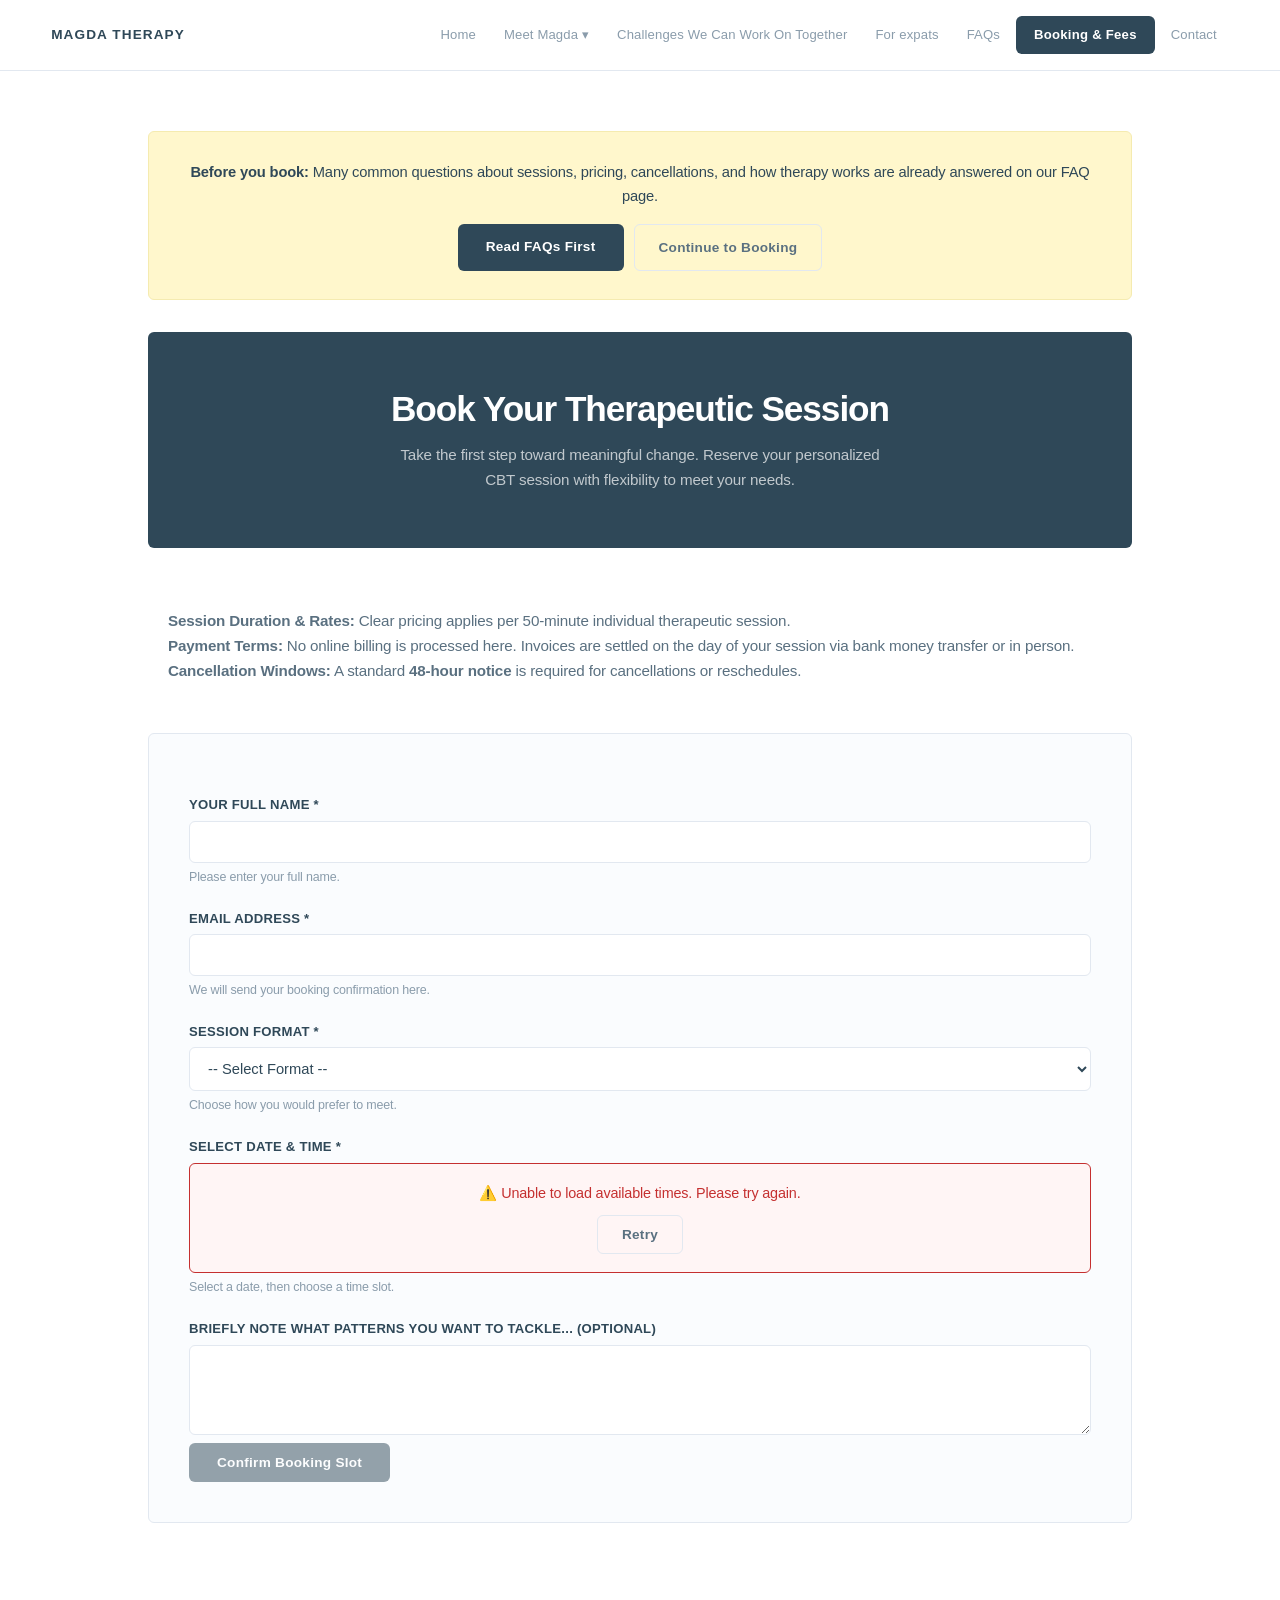
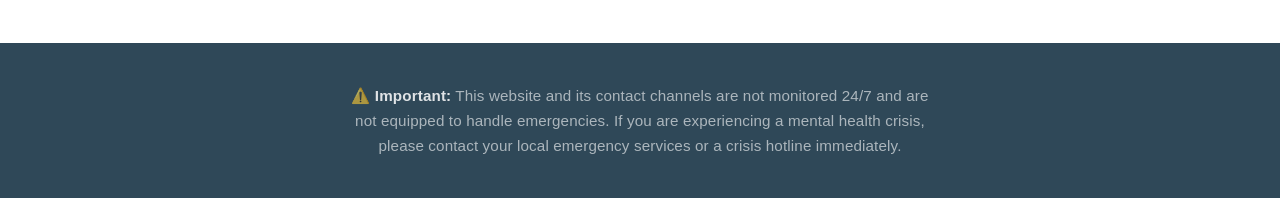
<file: booking.html>
<!DOCTYPE html>
<html lang="en">
<head>
    <meta charset="UTF-8">
    <meta name="viewport" content="width=device-width, initial-scale=1.0">
    <meta http-equiv="Content-Security-Policy" content="default-src 'self'; script-src 'self'; style-src 'self' https://fonts.googleapis.com 'unsafe-inline'; font-src https://fonts.gstatic.com; img-src 'self' data:; connect-src 'self' https://script.google.com https://script.googleusercontent.com">
    <title>Booking & Fees</title>

    <link href="https://fonts.googleapis.com/css2?family=Inter:wght@400;500;600;700&display=swap" rel="stylesheet">

    <link rel="stylesheet" href="style.css">
</head>
<body>


    <nav>
        <div class="logo"><strong>Magda</strong> Therapy</div>
        <div class="menu">
            <a href="index.html" class="nav-link" data-page="index">Home</a>
            <div class="dropdown">
                <span class="dropdown-trigger">Meet Magda ▾</span>
                <div class="dropdown-content">
                    <a href="who-am-i.html" class="nav-link" data-page="who-am-i">Who am I and how do we work</a>
                    <a href="off-the-clock.html" class="nav-link" data-page="off-the-clock">Off the clock</a>
                    <a href="education.html" class="nav-link" data-page="education">Education & training</a>
                    <a href="research.html" class="nav-link" data-page="research">Research and publications</a>
                </div>
            </div>
            <a href="focus.html" class="nav-link" data-page="focus">Challenges We Can Work On Together</a>
            <a href="expats.html" class="nav-link" data-page="expats">For expats</a>
            <a href="faqs.html" class="nav-link" data-page="faqs">FAQs</a>
            <a href="booking.html" class="nav-link" data-page="booking">Booking & Fees</a>
            <a href="contact.html" class="nav-link" data-page="contact">Contact</a>
        </div>
    </nav>

    <main id="main-content">
        <div class="container">
            <!-- FAQ Disclaimer -->
            <div id="faqDisclaimer" class="faq-disclaimer">
                <div class="faq-disclaimer-content">
                    <p><strong>Before you book:</strong> Many common questions about sessions, pricing, cancellations, and how therapy works are already answered on our FAQ page.</p>
                    <div class="faq-disclaimer-actions">
                        <a href="faqs.html" class="btn btn-primary">Read FAQs First</a>
                        <button type="button" id="dismissDisclaimer" class="btn btn-dismiss">Continue to Booking</button>
                    </div>
                </div>
            </div>

            <section class="booking-highlight">
                <h2>Book Your Therapeutic Session</h2>
                <p>Take the first step toward meaningful change. Reserve your personalized CBT session with flexibility to meet your needs.</p>
            </section>

            <p style="background: var(--bg-secondary); padding: 20px; border-radius: 8px; border-left: 4px solid var(--accent);">
                <strong>Session Duration & Rates:</strong> Clear pricing applies per 50-minute individual therapeutic session.<br>
                <strong>Payment Terms:</strong> No online billing is processed here. Invoices are settled on the day of your session via bank money transfer or in person.<br>
                <strong>Cancellation Windows:</strong> A standard <strong>48-hour notice</strong> is required for cancellations or reschedules.
            </p>

            <form id="bookingForm" style="margin-top: 30px;">
                <!-- Honeypot field - hidden from humans, catches bots -->
                <div aria-hidden="true" style="position:absolute;left:-9999px;top:-9999px;height:0;width:0;overflow:hidden;">
                    <label for="booking-website">Leave this field empty</label>
                    <input type="text" id="booking-website" name="website" tabindex="-1" autocomplete="off">
                </div>

                <label for="name">Your Full Name *</label>
                <input type="text" id="name" autocomplete="name" aria-describedby="nameHelper" maxlength="100" required>
                <span id="nameHelper" class="form-helper">Please enter your full name.</span>
            
                <label for="email">Email Address *</label>
                <input type="email" id="email" autocomplete="email" aria-describedby="emailHelper" maxlength="254" required>
                <span id="emailHelper" class="form-helper">We will send your booking confirmation here.</span>
            
                <label for="format">Session Format *</label>
                <select id="format" aria-describedby="formatHelper" required>
                    <option value="">-- Select Format --</option>
                    <option value="Online">Online Video (Secure Encrypted Meeting Link)</option>
                    <option value="In-Person">In-Person (At Consultation Office)</option>
                </select>
                <span id="formatHelper" class="form-helper">Choose how you would prefer to meet.</span>

                <!-- Dynamic Availability Section -->
                <div id="availabilitySection" class="availability-section">
                    <label>Select Date & Time *</label>

                    <!-- Loading state -->
                    <div id="slotsLoading" class="slots-loading">
                        <div class="slots-spinner"></div>
                        <p>Loading available times...</p>
                    </div>

                    <!-- Error state -->
                    <div id="slotsError" class="slots-error" style="display: none;">
                        <p>⚠️ Unable to load available times. Please try again.</p>
                        <button type="button" id="retryLoadSlots" class="btn btn-dismiss">Retry</button>
                    </div>

                    <!-- No slots state -->
                    <div id="slotsEmpty" class="slots-empty" style="display: none;">
                        <p>No available slots in the next 30 days. Please check back soon or <a href="contact.html">contact us</a> directly.</p>
                    </div>

                    <!-- Date picker -->
                    <div id="datePickerContainer" class="date-picker-container" style="display: none;">
                        <div id="datePicker" class="date-picker" role="listbox" aria-label="Available dates"></div>
                    </div>

                    <!-- Time slots for selected date -->
                    <div id="timePickerContainer" class="time-picker-container" style="display: none;">
                        <p class="time-picker-label">Available times on <strong id="selectedDateLabel"></strong>:</p>
                        <div id="timePicker" class="time-picker" role="listbox" aria-label="Available times"></div>
                    </div>

                    <!-- Hidden inputs to store selected values -->
                    <input type="hidden" id="date" name="date" required>
                    <input type="hidden" id="time" name="time" required>
                    <span id="slotHelper" class="form-helper">Select a date, then choose a time slot.</span>
                </div>
            
                <label for="notes">Briefly note what patterns you want to tackle... (Optional)</label>
                <textarea id="notes" rows="4" maxlength="1000"></textarea>
            
                <div id="submitBtnWrapper" class="submit-btn-wrapper">
                    <button type="submit" id="submitBtn" class="btn" disabled>Confirm Booking Slot</button>
                </div>
            </form>
        </div>
    </main>

    <footer>
        <p>⚠️ <strong>Important:</strong> This website and its contact channels are not monitored 24/7 and are not equipped to handle emergencies. If you are experiencing a mental health crisis, please contact your local emergency services or a crisis hotline immediately.</p>
    </footer>

    <script src="utils.js"></script>
    <script src="dropdown.js"></script>
    <script src="app.js"></script>
</body>
</html>
</file>
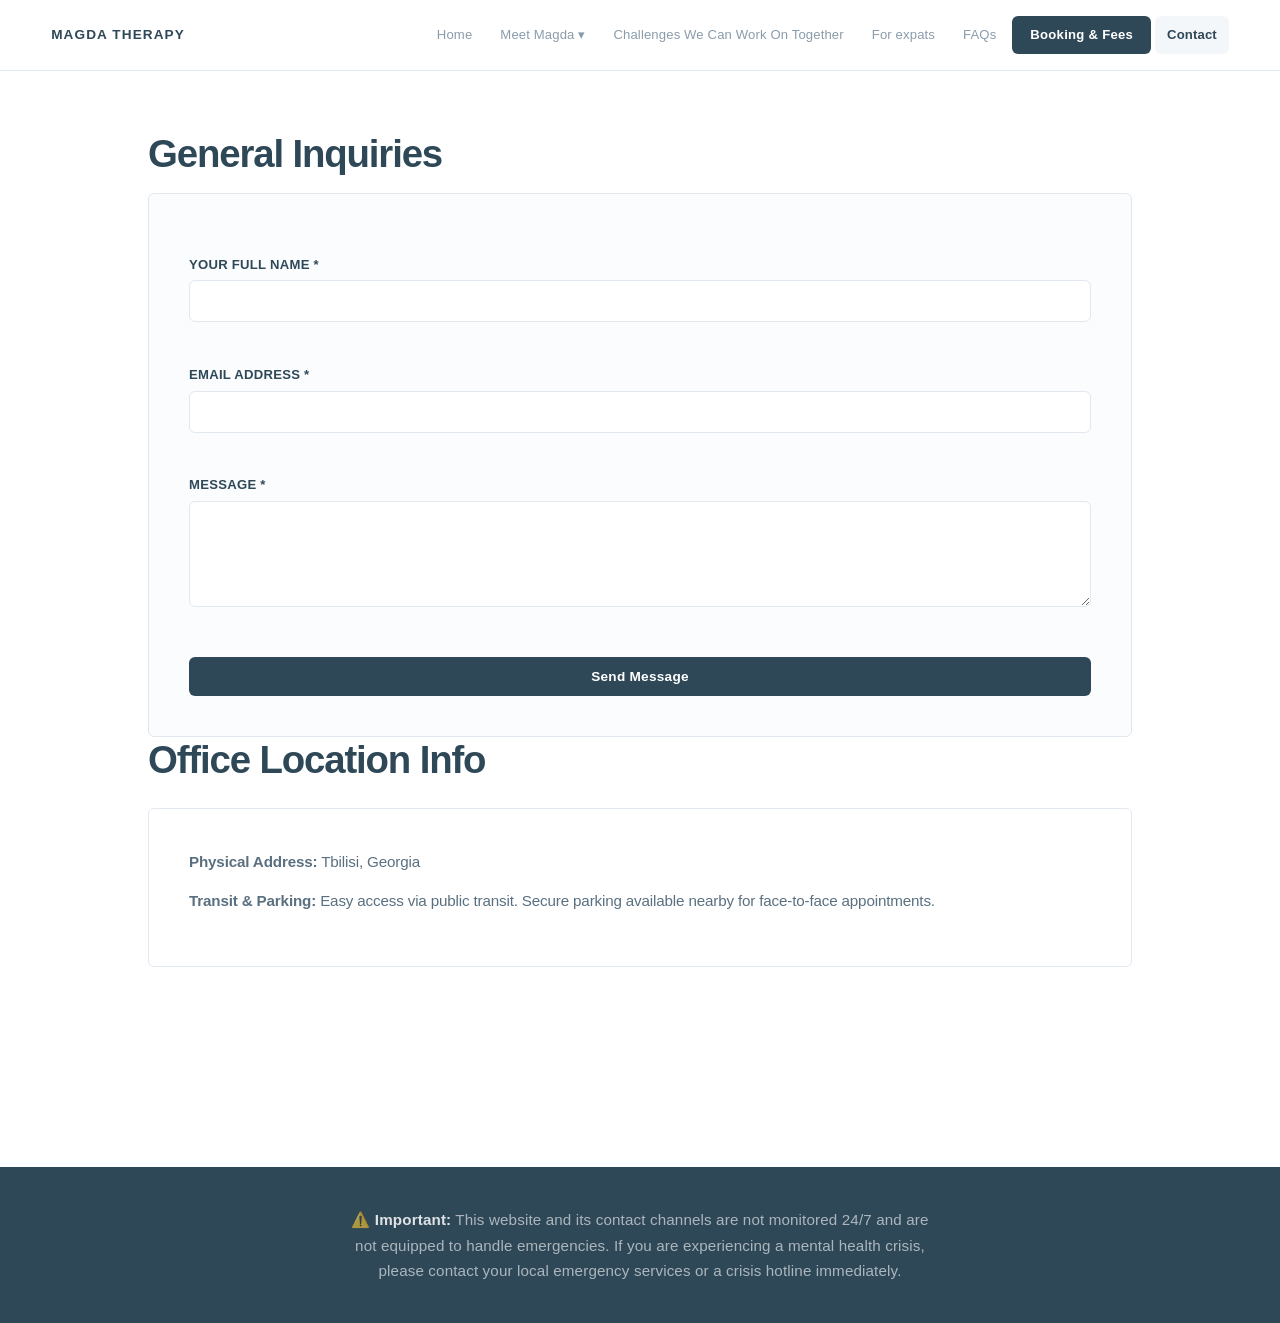
<file: contact.html>
<!DOCTYPE html>
<html lang="en">
<head>
    <meta charset="UTF-8">
    <meta name="viewport" content="width=device-width, initial-scale=1.0">
    <meta http-equiv="Content-Security-Policy" content="default-src 'self'; script-src 'self'; style-src 'self' https://fonts.googleapis.com 'unsafe-inline'; font-src https://fonts.gstatic.com; img-src 'self' data:; connect-src 'self'">
    <title>Contact</title>

    <link href="https://fonts.googleapis.com/css2?family=Inter:wght@400;500;600;700&display=swap" rel="stylesheet">

    <link rel="stylesheet" href="style.css">
</head>
<body>


    <nav>
        <div class="logo"><strong>Magda</strong> Therapy</div>
        <div class="menu">
            <a href="index.html" class="nav-link" data-page="index">Home</a>
            <div class="dropdown">
                <span class="dropdown-trigger">Meet Magda ▾</span>
                <div class="dropdown-content">
                    <a href="who-am-i.html" class="nav-link" data-page="who-am-i">Who am I and how do we work</a>
                    <a href="off-the-clock.html" class="nav-link" data-page="off-the-clock">Off the clock</a>
                    <a href="education.html" class="nav-link" data-page="education">Education & training</a>
                    <a href="research.html" class="nav-link" data-page="research">Research and publications</a>
                </div>
            </div>
            <a href="focus.html" class="nav-link" data-page="focus">Challenges We Can Work On Together</a>
            <a href="expats.html" class="nav-link" data-page="expats">For expats</a>
            <a href="faqs.html" class="nav-link" data-page="faqs">FAQs</a>
            <a href="booking.html" class="nav-link" data-page="booking">Booking & Fees</a>
            <a href="contact.html" class="nav-link" data-page="contact">Contact</a>
        </div>
    </nav>

    <main id="main-content">
        <div class="container">
            <h2>General Inquiries</h2>
            <form id="contactForm">
                <!-- Honeypot field - hidden from humans, catches bots -->
                <div aria-hidden="true" style="position:absolute;left:-9999px;top:-9999px;height:0;width:0;overflow:hidden;">
                    <label for="contact-website">Leave this field empty</label>
                    <input type="text" id="contact-website" name="website" tabindex="-1" autocomplete="off">
                </div>

                <label for="c-name">Your Full Name *</label>
                <input type="text" id="c-name" autocomplete="name" aria-describedby="c-nameHelper" maxlength="100" required>
                <span id="c-nameHelper" class="form-helper"></span>

                <label for="c-email">Email Address *</label>
                <input type="email" id="c-email" autocomplete="email" aria-describedby="c-emailHelper" maxlength="254" required>
                <span id="c-emailHelper" class="form-helper"></span>

                <label for="c-msg">Message *</label>
                <textarea id="c-msg" rows="5" aria-describedby="c-msgHelper" maxlength="5000" required></textarea>
                <span id="c-msgHelper" class="form-helper"></span>

                <button type="submit" id="c-submitBtn" class="btn" style="margin-top: 20px; width: 100%;">Send Message</button>
            </form>

            <h2>Office Location Info</h2>
            <div class="card" style="margin-top: 25px;">
                <p><strong>Physical Address:</strong> Tbilisi, Georgia</p>
                <p><strong>Transit & Parking:</strong> Easy access via public transit. Secure parking available nearby for face-to-face appointments.</p>
            </div>
        </div>
    </main>

    <footer>
        <p>⚠️ <strong>Important:</strong> This website and its contact channels are not monitored 24/7 and are not equipped to handle emergencies. If you are experiencing a mental health crisis, please contact your local emergency services or a crisis hotline immediately.</p>
    </footer>

    <script src="utils.js"></script>
    <script src="dropdown.js"></script>
    <script src="contact-form.js"></script>
</body>
</html>
</file>
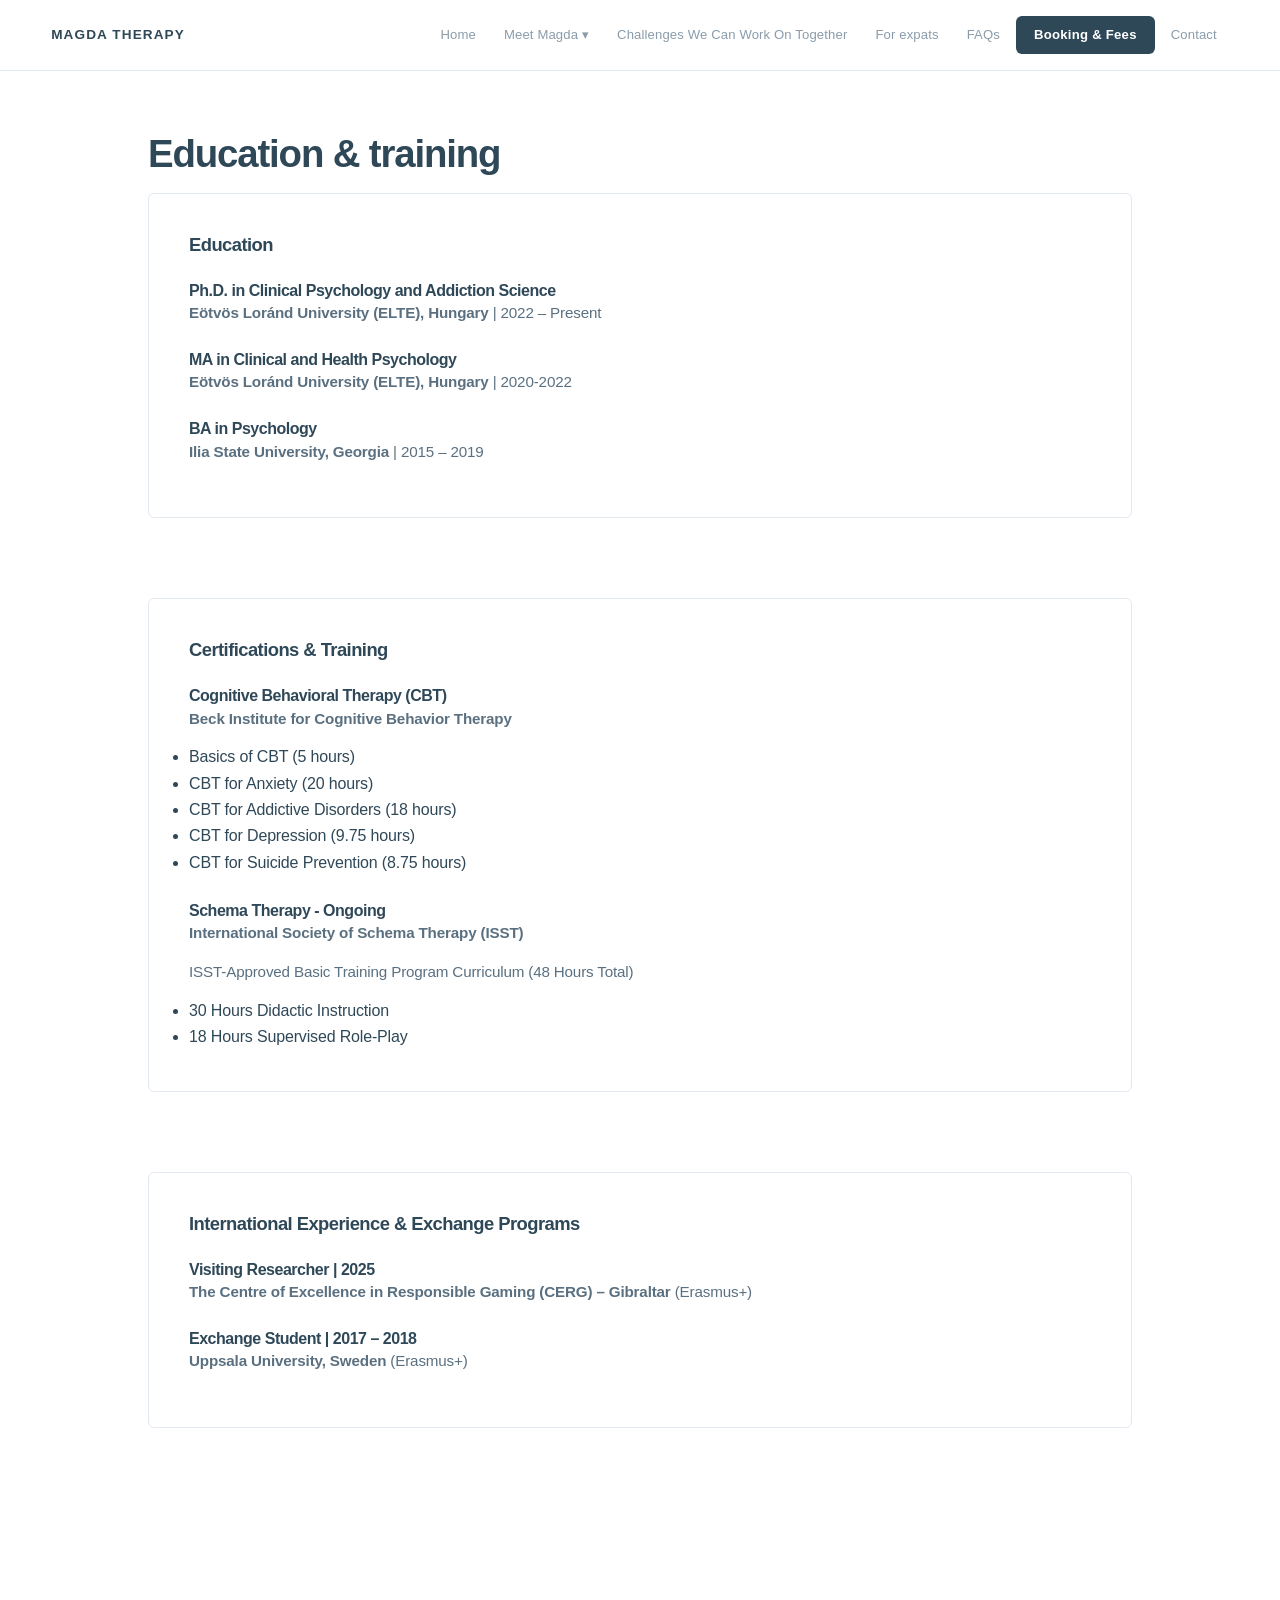
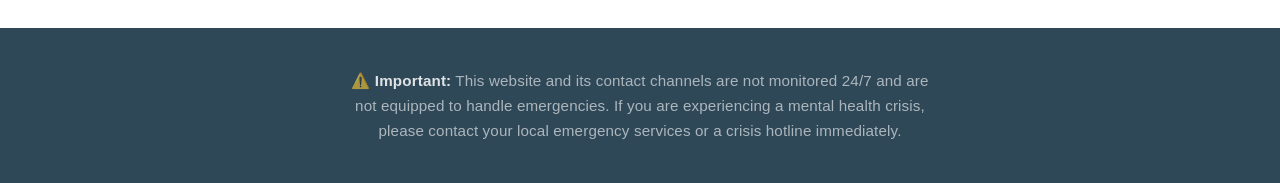
<file: education.html>
<!DOCTYPE html>
<html lang="en">
<head>
    <meta charset="UTF-8">
    <meta name="viewport" content="width=device-width, initial-scale=1.0">
    <meta http-equiv="Content-Security-Policy" content="default-src 'self'; script-src 'self'; style-src 'self' https://fonts.googleapis.com 'unsafe-inline'; font-src https://fonts.gstatic.com; img-src 'self' data:; connect-src 'self'">
    <title>Education & training - Magda Therapy</title>

    <link href="https://fonts.googleapis.com/css2?family=Inter:wght@400;500;600;700&display=swap" rel="stylesheet">

    <link rel="stylesheet" href="style.css">
</head>
<body>

    <nav>
        <div class="logo"><strong>Magda</strong> Therapy</div>
        <div class="menu">
            <a href="index.html" class="nav-link" data-page="index">Home</a>
            <div class="dropdown">
                <span class="dropdown-trigger">Meet Magda ▾</span>
                <div class="dropdown-content">
                    <a href="who-am-i.html" class="nav-link" data-page="who-am-i">Who am I and how do we work</a>
                    <a href="off-the-clock.html" class="nav-link" data-page="off-the-clock">Off the clock</a>
                    <a href="education.html" class="nav-link" data-page="education">Education & training</a>
                    <a href="research.html" class="nav-link" data-page="research">Research and publications</a>
                </div>
            </div>
            <a href="focus.html" class="nav-link" data-page="focus">Challenges We Can Work On Together</a>
            <a href="expats.html" class="nav-link" data-page="expats">For expats</a>
            <a href="faqs.html" class="nav-link" data-page="faqs">FAQs</a>
            <a href="booking.html" class="nav-link" data-page="booking">Booking & Fees</a>
            <a href="contact.html" class="nav-link" data-page="contact">Contact</a>
        </div>
    </nav>

    <main id="main-content">
        <div class="container">
            <h2>Education & training</h2>
            
            <div class="card">
                <h3>Education</h3>
                
                <h4 style="color: var(--accent); margin-top: 25px;">Ph.D. in Clinical Psychology and Addiction Science</h4>
                <p><strong>Eötvös Loránd University (ELTE), Hungary</strong> | 2022 – Present</p>

                <h4 style="color: var(--accent); margin-top: 25px;">MA in Clinical and Health Psychology</h4>
                <p><strong>Eötvös Loránd University (ELTE), Hungary</strong> | 2020-2022</p>

                <h4 style="color: var(--accent); margin-top: 25px;">BA in Psychology</h4>
                <p><strong>Ilia State University, Georgia</strong> | 2015 – 2019</p>
            </div>

            <div class="card" style="margin-top: 40px;">
                <h3>Certifications & Training</h3>
                
                <h4 style="color: var(--accent); margin-top: 25px;">Cognitive Behavioral Therapy (CBT)</h4>
                <p><strong>Beck Institute for Cognitive Behavior Therapy</strong></p>
                <ul style="margin-top: 10px;">
                    <li>Basics of CBT (5 hours)</li>
                    <li>CBT for Anxiety (20 hours)</li>
                    <li>CBT for Addictive Disorders (18 hours)</li>
                    <li>CBT for Depression (9.75 hours)</li>
                    <li>CBT for Suicide Prevention (8.75 hours)</li>
                </ul>

                <h4 style="color: var(--accent); margin-top: 25px;">Schema Therapy - Ongoing</h4>
                <p><strong>International Society of Schema Therapy (ISST)</strong></p>
                <p>ISST-Approved Basic Training Program Curriculum (48 Hours Total)</p>
                <ul style="margin-top: 10px;">
                    <li>30 Hours Didactic Instruction</li>
                    <li>18 Hours Supervised Role-Play</li>
                </ul>
            </div>

            <div class="card" style="margin-top: 40px;">
                <h3>International Experience & Exchange Programs</h3>
                
                <h4 style="color: var(--accent); margin-top: 25px;">Visiting Researcher | 2025</h4>
                <p><strong>The Centre of Excellence in Responsible Gaming (CERG) – Gibraltar</strong> (Erasmus+)</p>

                <h4 style="color: var(--accent); margin-top: 25px;">Exchange Student | 2017 – 2018</h4>
                <p><strong>Uppsala University, Sweden</strong> (Erasmus+)</p>
            </div>
        </div>
    </main>

    <footer>
        <p>⚠️ <strong>Important:</strong> This website and its contact channels are not monitored 24/7 and are not equipped to handle emergencies. If you are experiencing a mental health crisis, please contact your local emergency services or a crisis hotline immediately.</p>
    </footer>

    <script src="utils.js"></script>
    <script src="dropdown.js"></script>
</body>
</html>
</file>
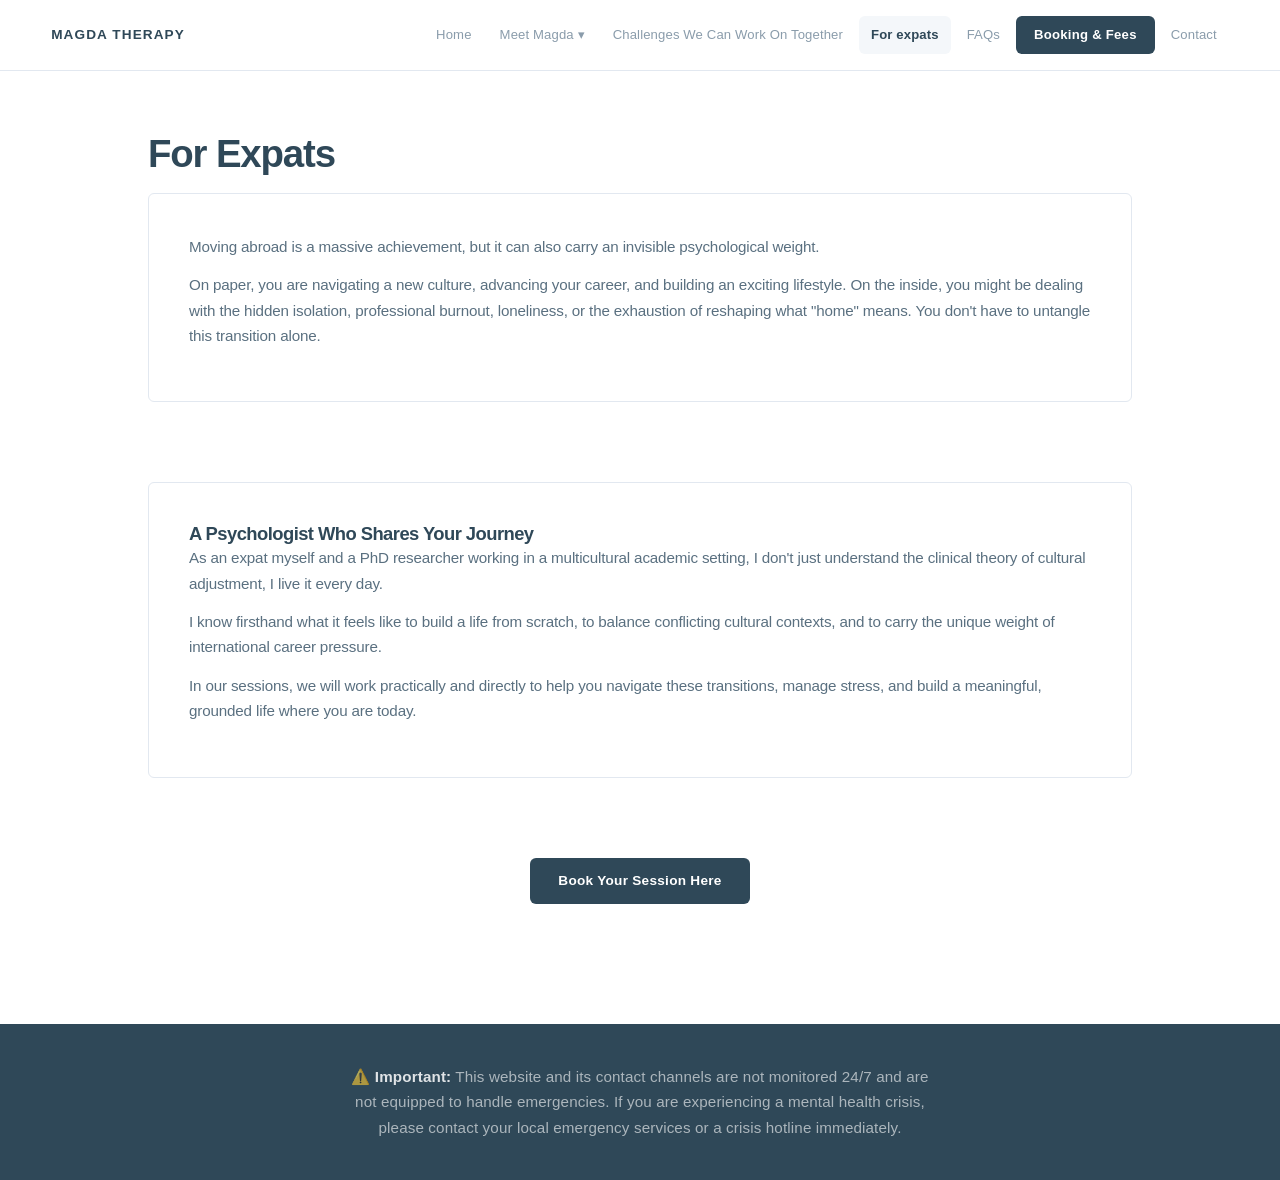
<file: expats.html>
<!DOCTYPE html>
<html lang="en">
<head>
    <meta charset="UTF-8">
    <meta name="viewport" content="width=device-width, initial-scale=1.0">
    <meta http-equiv="Content-Security-Policy" content="default-src 'self'; script-src 'self'; style-src 'self' https://fonts.googleapis.com 'unsafe-inline'; font-src https://fonts.gstatic.com; img-src 'self' data:; connect-src 'self'">
    <title>For Expats | Magda Therapy</title>

    <link href="https://fonts.googleapis.com/css2?family=Inter:wght@400;500;600;700&display=swap" rel="stylesheet">

    <link rel="stylesheet" href="style.css">
</head>
<body>


    <nav>
        <div class="logo"><strong>Magda</strong> Therapy</div>
        <div class="menu">
            <a href="index.html" class="nav-link" data-page="index">Home</a>
            <div class="dropdown">
                <span class="dropdown-trigger">Meet Magda ▾</span>
                <div class="dropdown-content">
                    <a href="who-am-i.html" class="nav-link" data-page="who-am-i">Who am I and how do we work</a>
                    <a href="off-the-clock.html" class="nav-link" data-page="off-the-clock">Off the clock</a>
                    <a href="education.html" class="nav-link" data-page="education">Education & training</a>
                    <a href="research.html" class="nav-link" data-page="research">Research and publications</a>
                </div>
            </div>
            <a href="focus.html" class="nav-link" data-page="focus">Challenges We Can Work On Together</a>
            <a href="expats.html" class="nav-link" data-page="expats">For expats</a>
            <a href="faqs.html" class="nav-link" data-page="faqs">FAQs</a>
            <a href="booking.html" class="nav-link" data-page="booking">Booking & Fees</a>
            <a href="contact.html" class="nav-link" data-page="contact">Contact</a>
        </div>
    </nav>

    <main id="main-content">
        <div class="container">
            <h2>For Expats</h2>
            
            <div class="card">
                <p>Moving abroad is a massive achievement, but it can also carry an invisible psychological weight.</p>
                
                <p>On paper, you are navigating a new culture, advancing your career, and building an exciting lifestyle. On the inside, you might be dealing with the hidden isolation, professional burnout, loneliness, or the exhaustion of reshaping what "home" means. You don't have to untangle this transition alone.</p>
            </div>

            <div class="card" style="margin-top: 40px;">
                <h3>A Psychologist Who Shares Your Journey</h3>
                <p>As an expat myself and a PhD researcher working in a multicultural academic setting, I don't just understand the clinical theory of cultural adjustment, I live it every day.</p>
                
                <p>I know firsthand what it feels like to build a life from scratch, to balance conflicting cultural contexts, and to carry the unique weight of international career pressure.</p>
                
                <p>In our sessions, we will work practically and directly to help you navigate these transitions, manage stress, and build a meaningful, grounded life where you are today.</p>
            </div>

            <div style="text-align: center; margin-top: 50px;">
                <a href="booking.html" class="btn btn-primary">Book Your Session Here</a>
            </div>
        </div>
    </main>

    <footer>
        <p>⚠️ <strong>Important:</strong> This website and its contact channels are not monitored 24/7 and are not equipped to handle emergencies. If you are experiencing a mental health crisis, please contact your local emergency services or a crisis hotline immediately.</p>
    </footer>

    <script src="utils.js"></script>
    <script src="dropdown.js"></script>
</body>
</html>
</file>
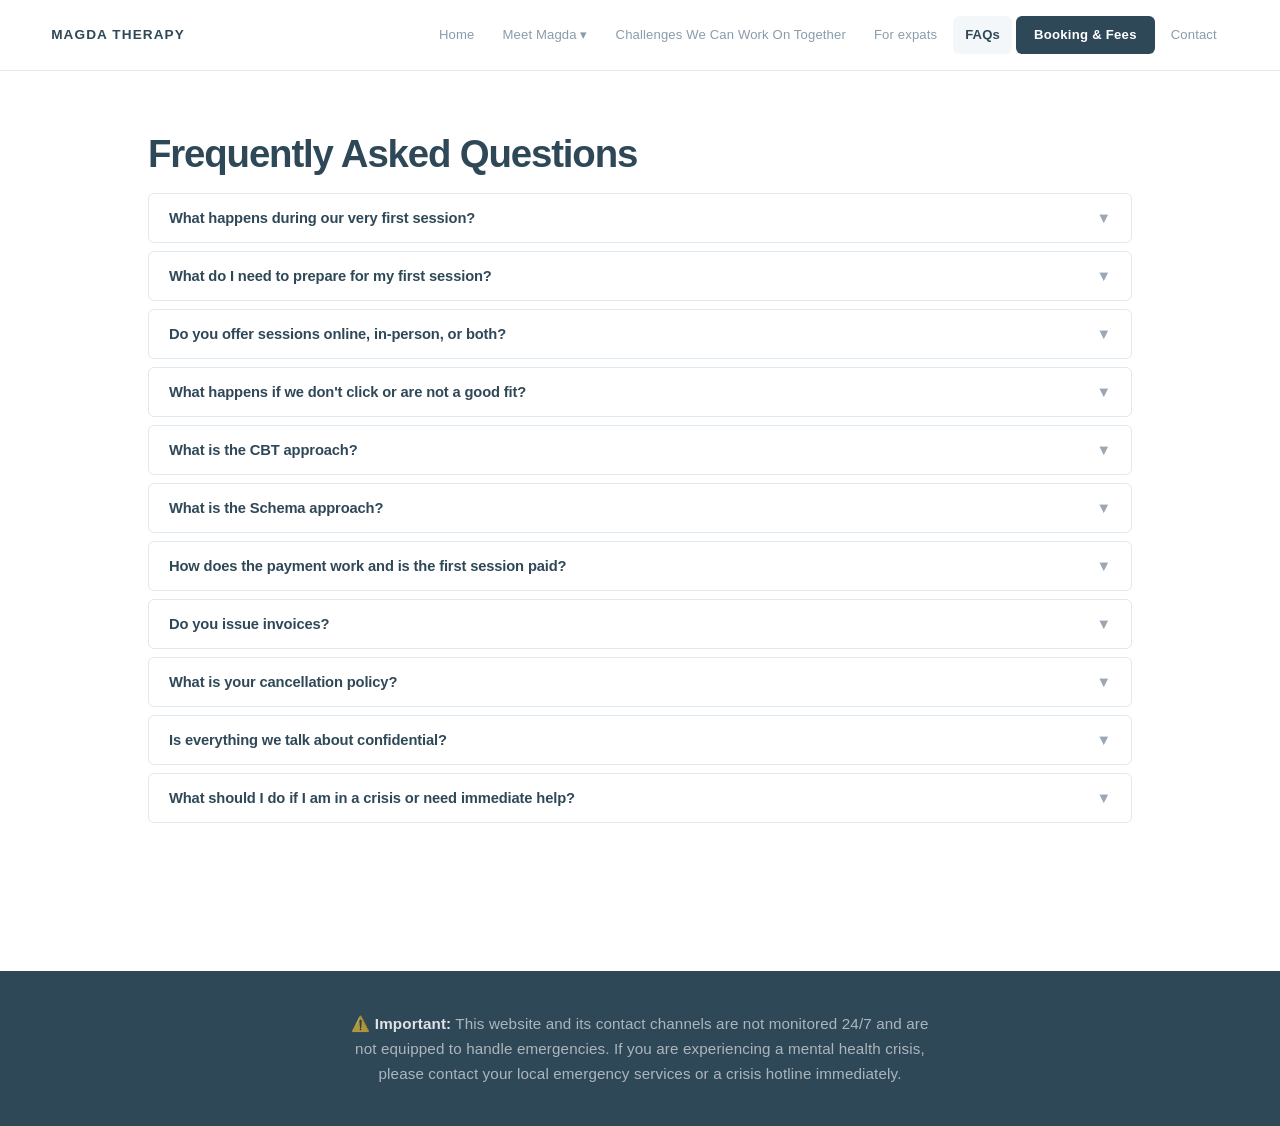
<file: faqs.html>
<!DOCTYPE html>
<html lang="en">
<head>
    <meta charset="UTF-8">
    <meta name="viewport" content="width=device-width, initial-scale=1.0">
    <meta http-equiv="Content-Security-Policy" content="default-src 'self'; script-src 'self'; style-src 'self' https://fonts.googleapis.com 'unsafe-inline'; font-src https://fonts.gstatic.com; img-src 'self' data:; connect-src 'self'">
    <title>FAQs</title>

    <link href="https://fonts.googleapis.com/css2?family=Inter:wght@400;500;600;700&display=swap" rel="stylesheet">

    <link rel="stylesheet" href="style.css">
</head>
<body>


    <nav>
        <div class="logo"><strong>Magda</strong> Therapy</div>
        <div class="menu">
            <a href="index.html" class="nav-link" data-page="index">Home</a>
            <div class="dropdown">
                <span class="dropdown-trigger">Meet Magda ▾</span>
                <div class="dropdown-content">
                    <a href="who-am-i.html" class="nav-link" data-page="who-am-i">Who am I and how do we work</a>
                    <a href="off-the-clock.html" class="nav-link" data-page="off-the-clock">Off the clock</a>
                    <a href="education.html" class="nav-link" data-page="education">Education & training</a>
                    <a href="research.html" class="nav-link" data-page="research">Research and publications</a>
                </div>
            </div>
            <a href="focus.html" class="nav-link" data-page="focus">Challenges We Can Work On Together</a>
            <a href="expats.html" class="nav-link" data-page="expats">For expats</a>
            <a href="faqs.html" class="nav-link" data-page="faqs">FAQs</a>
            <a href="booking.html" class="nav-link" data-page="booking">Booking & Fees</a>
            <a href="contact.html" class="nav-link" data-page="contact">Contact</a>
        </div>
    </nav>

    <main id="main-content">
        <div class="container">
            <h2>Frequently Asked Questions</h2>
            
            <div class="faq-block">
                <button class="faq-toggle" aria-expanded="false">What happens during our very first session? <span class="icon-arrow">▼</span></button>
                <div class="faq-answer">
                    <p>Think of our first session as a casual, collaborative test run rather than a deep dive. We won't go too deep right away; instead, we'll look at the main challenges you are facing and what you hope to get out of therapy. Most importantly, it's a chance to see if we click, because a strong, comfortable relationship between us is the real foundation for all the work we'll do.</p>
                </div>
            </div>

            <div class="faq-block">
                <button class="faq-toggle" aria-expanded="false">What do I need to prepare for my first session? <span class="icon-arrow">▼</span></button>
                <div class="faq-answer">
                    <p>Absolutely nothing. You don't need a written summary of your life, a list of symptoms, or a clear roadmap of your goals. Just bring yourself exactly as you are. If you feel nervous, overwhelmed, or don't even know where to start, that is completely fine; it is my job to guide the conversation and help you unpack things at your own pace.</p>
                </div>
            </div>

            <div class="faq-block">
                <button class="faq-toggle" aria-expanded="false">Do you offer sessions online, in-person, or both? <span class="icon-arrow">▼</span></button>
                <div class="faq-answer">
                    <p>I offer both! We can meet fully online from the comfort of your own space, or in person in Budapest. For our face-to-face sessions, I rent dedicated, professional therapy spaces across the city. Once we connect, we can figure out which district or location works best for both of us, and I will handle all the booking details from there.</p>
                </div>
            </div>

            <div class="faq-block">
                <button class="faq-toggle" aria-expanded="false">What happens if we don't click or are not a good fit? <span class="icon-arrow">▼</span></button>
                <div class="faq-answer">
                    <p>The relationship between a psychologist and a client is a very important factor in your journey. In reality, no psychologist is the perfect match for every single person, and that is completely normal!</p>
                    <p>If we have a few sessions (or maybe even right after the first one) and you feel like my style, personality, or approach isn't the right fit for you, please let me know. This goes both ways, too; if I feel that my specific expertise or approach isn't the absolute best match for what you need, I will be honest with you about it. Your well-being is the top priority, and I will gladly help you connect with another trusted professional who might be a better match.</p>
                </div>
            </div>

            <div class="faq-block">
                <button class="faq-toggle" aria-expanded="false">What is the CBT approach? <span class="icon-arrow">▼</span></button>
                <div class="faq-answer">
                    <p>Cognitive Behavioral Therapy (CBT) is an evidence-based, practical approach that focuses on the present. Together, we look at your day-to-day thinking habits and behaviors. If you are stuck in negative thought loops or chronic anxiety, CBT helps us break those patterns down into manageable pieces and turn them into actionable, positive changes for a more balanced life.</p>
                    <p><a href="https://beckinstitute.org/about/understanding-cbt/" target="_blank" rel="noopener noreferrer">Learn more about CBT →</a></p>
                </div>
            </div>

            <div class="faq-block">
                <button class="faq-toggle" aria-expanded="false">What is the Schema approach? <span class="icon-arrow">▼</span></button>
                <div class="faq-answer">
                    <p>Schema Therapy looks at patterns that run a bit deeper. It is an integrative approach that helps us identify long-standing emotional traps (or "schemas") that usually originate from unmet childhood needs. If you find yourself constantly stuck in the same stubborn relationship patterns, career struggles, or self-sabotaging habits, Schema Therapy helps us understand why you get triggered and how to break the cycle.</p>
                    <p><a href="https://schematherapysociety.org/Schema-Therapy" target="_blank" rel="noopener noreferrer">Learn more about Schema Therapy →</a></p>
                </div>
            </div>

            <div class="faq-block">
                <button class="faq-toggle" aria-expanded="false">How does the payment work and is the first session paid? <span class="icon-arrow">▼</span></button>
                <div class="faq-answer">
                    <p>Yes, the first session is a full-length clinical intake and is paid at the standard rate. Payment is typically done via bank transfer, Revolut or cash (if in person) after the session. We will settle all the quick administrative details at the end of our first meeting so you know exactly what to expect moving forward.</p>
                </div>
            </div>

            <div class="faq-block">
                <button class="faq-toggle" aria-expanded="false">Do you issue invoices? <span class="icon-arrow">▼</span></button>
                <div class="faq-answer">
                    <p>Yes, I issue an official invoice for every session we have. If your insurance company covers psychological counseling or if you need the invoices for tax and accounting purposes, let me know and I will make sure you receive them after every session via email.</p>
                </div>
            </div>

            <div class="faq-block">
                <button class="faq-toggle" aria-expanded="false">What is your cancellation policy? <span class="icon-arrow">▼</span></button>
                <div class="faq-answer">
                    <p>I understand that life happens and schedules change. Because our session time is reserved exclusively for you, I require at least 48 hours' notice for any cancellations or rescheduling. If a session is cancelled later than this, the full fee will apply.</p>
                </div>
            </div>

            <div class="faq-block">
                <button class="faq-toggle" aria-expanded="false">Is everything we talk about confidential? <span class="icon-arrow">▼</span></button>
                <div class="faq-answer">
                    <p>Yes, completely. Confidentiality is the foundation of therapy. Everything you share within our sessions stays between us. The only strict legal exceptions to this rule are if there is an immediate, serious risk of harm to yourself or someone else, or if required by a court of law.</p>
                </div>
            </div>

            <div class="faq-block">
                <button class="faq-toggle" aria-expanded="false">What should I do if I am in a crisis or need immediate help? <span class="icon-arrow">▼</span></button>
                <div class="faq-answer">
                    <p>Because I am in private practice and split my time with academic research, I cannot provide 24/7 crisis intervention or emergency coverage. If you are experiencing an acute mental health emergency, having thoughts of self-harm, or need immediate safety support, please contact your local emergency services (like 112 in Hungary) or call a crisis hotline right away.</p>
                </div>
            </div>
        </div>
    </main>

    <footer>
        <p>⚠️ <strong>Important:</strong> This website and its contact channels are not monitored 24/7 and are not equipped to handle emergencies. If you are experiencing a mental health crisis, please contact your local emergency services or a crisis hotline immediately.</p>
    </footer>

    <script src="utils.js"></script>
    <script src="dropdown.js"></script>
    <script src="faqs.js"></script>
</body>
</html>
</file>
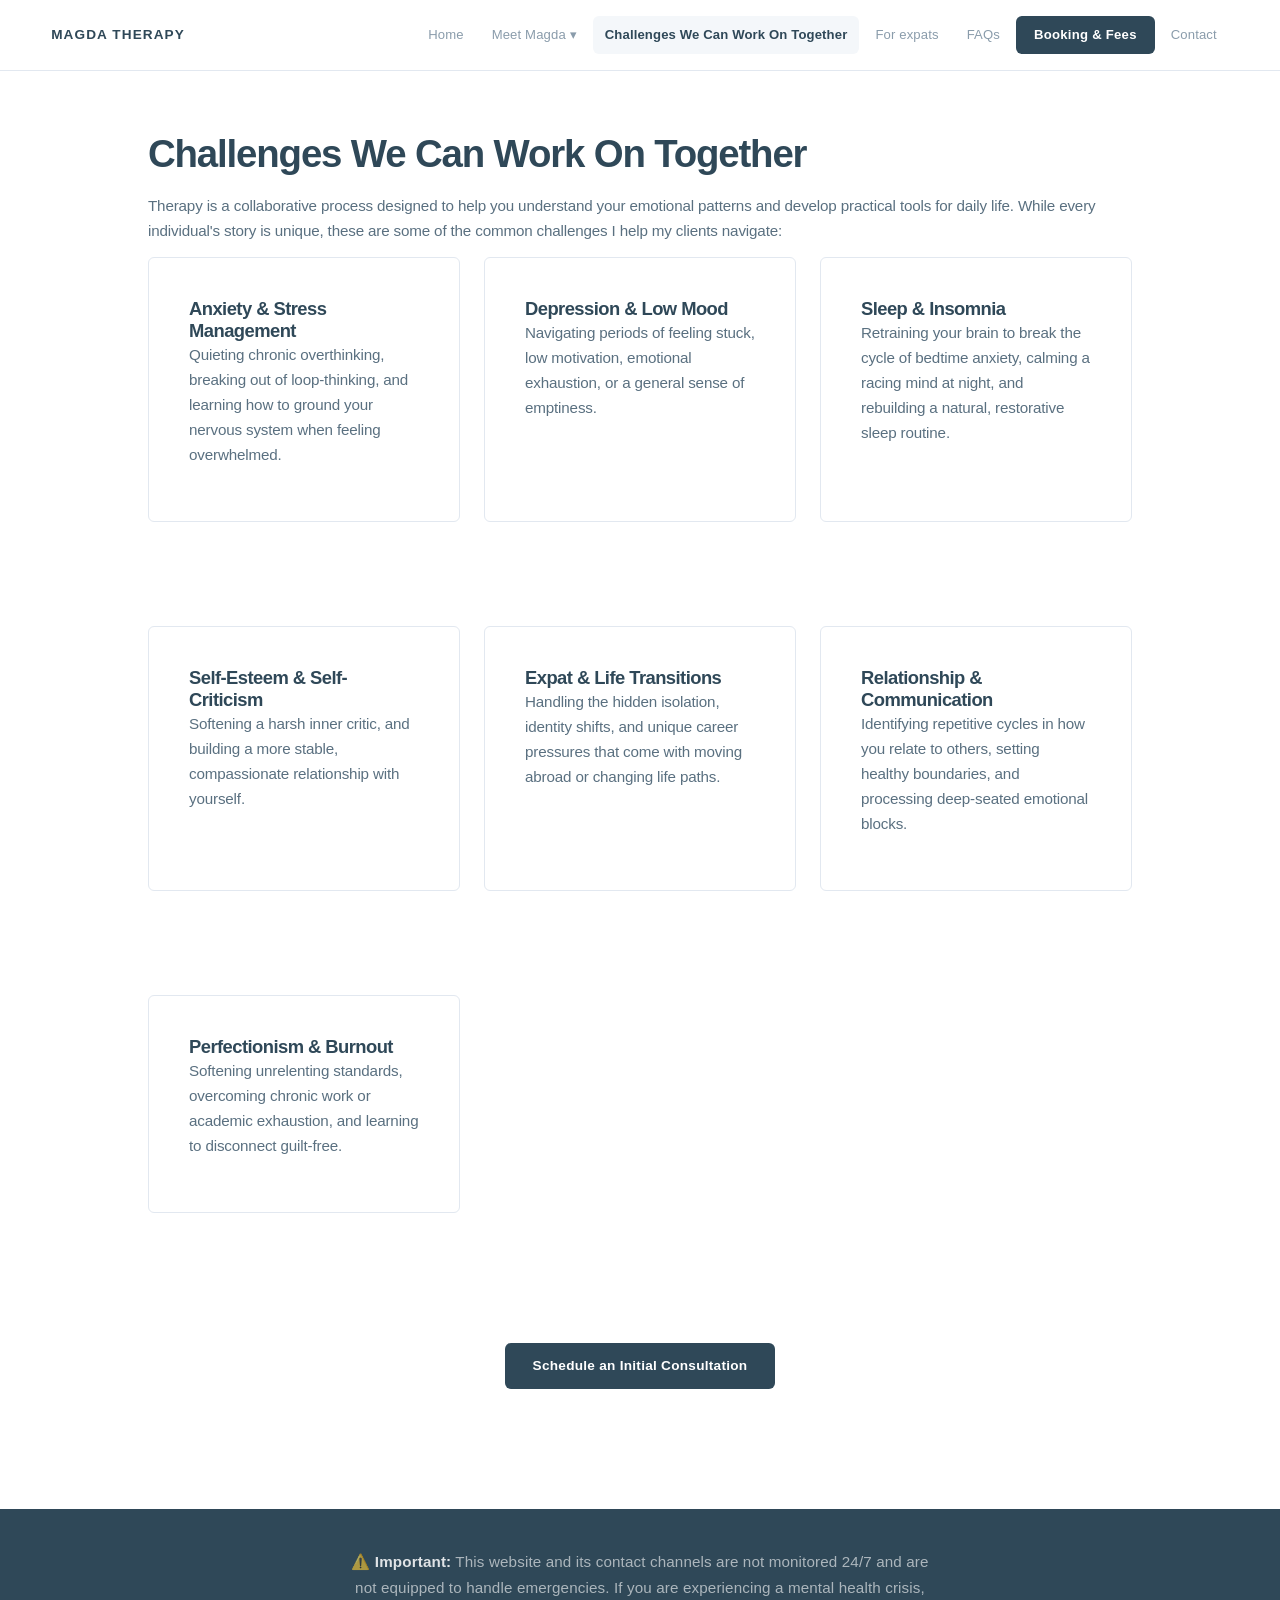
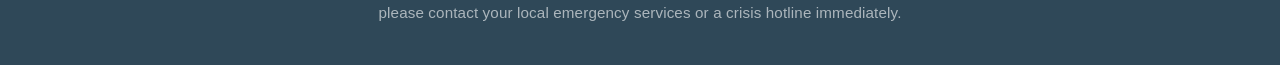
<file: focus.html>
<!DOCTYPE html>
<html lang="en">
<head>
    <meta charset="UTF-8">
    <meta name="viewport" content="width=device-width, initial-scale=1.0">
    <meta http-equiv="Content-Security-Policy" content="default-src 'self'; script-src 'self'; style-src 'self' https://fonts.googleapis.com 'unsafe-inline'; font-src https://fonts.gstatic.com; img-src 'self' data:; connect-src 'self'">
    <title>Challenges We Can Work On Together</title>

    <link href="https://fonts.googleapis.com/css2?family=Inter:wght@400;500;600;700&display=swap" rel="stylesheet">

    <link rel="stylesheet" href="style.css">
</head>
<body>


    <nav>
        <div class="logo"><strong>Magda</strong> Therapy</div>
        <div class="menu">
            <a href="index.html" class="nav-link" data-page="index">Home</a>
            <div class="dropdown">
                <span class="dropdown-trigger">Meet Magda ▾</span>
                <div class="dropdown-content">
                    <a href="who-am-i.html" class="nav-link" data-page="who-am-i">Who am I and how do we work</a>
                    <a href="off-the-clock.html" class="nav-link" data-page="off-the-clock">Off the clock</a>
                    <a href="education.html" class="nav-link" data-page="education">Education & training</a>
                    <a href="research.html" class="nav-link" data-page="research">Research and publications</a>
                </div>
            </div>
            <a href="focus.html" class="nav-link" data-page="focus">Challenges We Can Work On Together</a>
            <a href="expats.html" class="nav-link" data-page="expats">For expats</a>
            <a href="faqs.html" class="nav-link" data-page="faqs">FAQs</a>
            <a href="booking.html" class="nav-link" data-page="booking">Booking & Fees</a>
            <a href="contact.html" class="nav-link" data-page="contact">Contact</a>
        </div>
    </nav>

    <main id="main-content">
        <div class="container">
            <h2>Challenges We Can Work On Together</h2>
            <p>Therapy is a collaborative process designed to help you understand your emotional patterns and develop practical tools for daily life. While every individual's story is unique, these are some of the common challenges I help my clients navigate:</p>
            
            <div class="grid">
                <div class="card">
                    <h3>Anxiety & Stress Management</h3>
                    <p>Quieting chronic overthinking, breaking out of loop-thinking, and learning how to ground your nervous system when feeling overwhelmed.</p>
                </div>
                <div class="card">
                    <h3>Depression & Low Mood</h3>
                    <p>Navigating periods of feeling stuck, low motivation, emotional exhaustion, or a general sense of emptiness.</p>
                </div>
                <div class="card">
                    <h3>Sleep & Insomnia</h3>
                    <p>Retraining your brain to break the cycle of bedtime anxiety, calming a racing mind at night, and rebuilding a natural, restorative sleep routine.</p>
                </div>
                <div class="card">
                    <h3>Self-Esteem & Self-Criticism</h3>
                    <p>Softening a harsh inner critic, and building a more stable, compassionate relationship with yourself.</p>
                </div>
                <div class="card">
                    <h3>Expat & Life Transitions</h3>
                    <p>Handling the hidden isolation, identity shifts, and unique career pressures that come with moving abroad or changing life paths.</p>
                </div>
                <div class="card">
                    <h3>Relationship & Communication</h3>
                    <p>Identifying repetitive cycles in how you relate to others, setting healthy boundaries, and processing deep-seated emotional blocks.</p>
                </div>
                <div class="card">
                    <h3>Perfectionism & Burnout</h3>
                    <p>Softening unrelenting standards, overcoming chronic work or academic exhaustion, and learning to disconnect guilt-free.</p>
                </div>
            </div>

            <div style="text-align: center; margin-top: 50px;">
                <a href="booking.html" class="btn btn-primary">Schedule an Initial Consultation</a>
            </div>
        </div>
    </main>

    <footer>
        <p>⚠️ <strong>Important:</strong> This website and its contact channels are not monitored 24/7 and are not equipped to handle emergencies. If you are experiencing a mental health crisis, please contact your local emergency services or a crisis hotline immediately.</p>
    </footer>

    <script src="utils.js"></script>
    <script src="dropdown.js"></script>
</body>
</html>
</file>
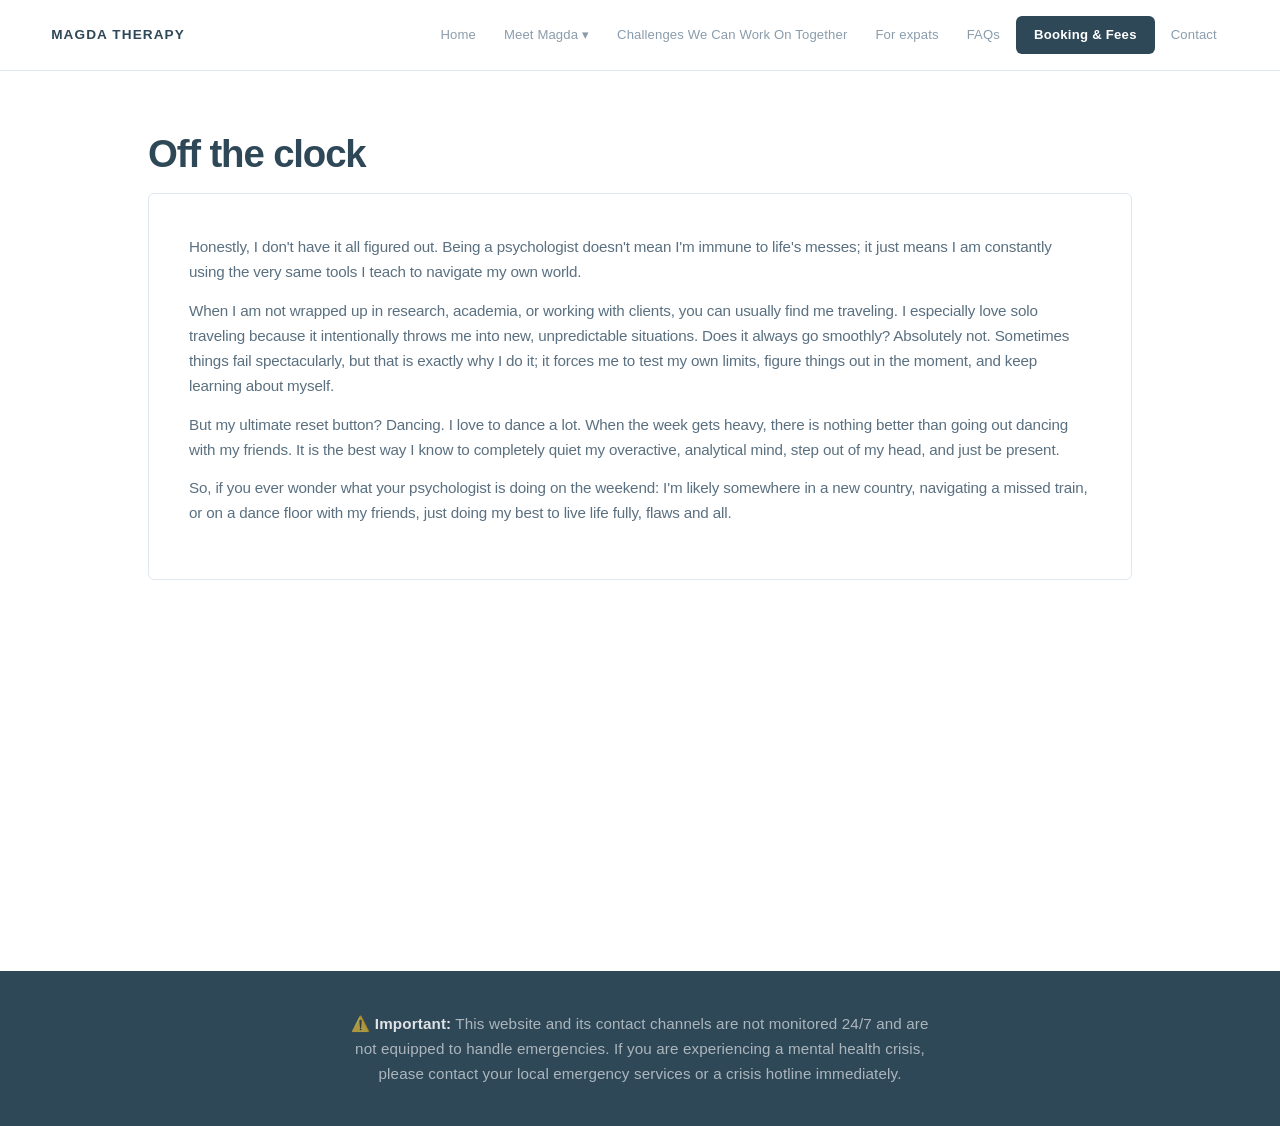
<file: off-the-clock.html>
<!DOCTYPE html>
<html lang="en">
<head>
    <meta charset="UTF-8">
    <meta name="viewport" content="width=device-width, initial-scale=1.0">
    <meta http-equiv="Content-Security-Policy" content="default-src 'self'; script-src 'self'; style-src 'self' https://fonts.googleapis.com 'unsafe-inline'; font-src https://fonts.gstatic.com; img-src 'self' data:; connect-src 'self'">
    <title>Magda Off-the-Clock</title>

    <link href="https://fonts.googleapis.com/css2?family=Inter:wght@400;500;600;700&display=swap" rel="stylesheet">

    <link rel="stylesheet" href="style.css">
</head>
<body>


    <nav>
        <div class="logo"><strong>Magda</strong> Therapy</div>
        <div class="menu">
            <a href="index.html" class="nav-link" data-page="index">Home</a>
            <div class="dropdown">
                <span class="dropdown-trigger">Meet Magda ▾</span>
                <div class="dropdown-content">
                    <a href="who-am-i.html" class="nav-link" data-page="who-am-i">Who am I and how do we work</a>
                    <a href="off-the-clock.html" class="nav-link" data-page="off-the-clock">Off the clock</a>
                    <a href="education.html" class="nav-link" data-page="education">Education & training</a>
                    <a href="research.html" class="nav-link" data-page="research">Research and publications</a>
                </div>
            </div>
            <a href="focus.html" class="nav-link" data-page="focus">Challenges We Can Work On Together</a>
            <a href="expats.html" class="nav-link" data-page="expats">For expats</a>
            <a href="faqs.html" class="nav-link" data-page="faqs">FAQs</a>
            <a href="booking.html" class="nav-link" data-page="booking">Booking & Fees</a>
            <a href="contact.html" class="nav-link" data-page="contact">Contact</a>
        </div>
    </nav>

    <main id="main-content">
        <div class="container">
            <h2>Off the clock</h2>
            
            <div class="card">
                <p>Honestly, I don't have it all figured out. Being a psychologist doesn't mean I'm immune to life's messes; it just means I am constantly using the very same tools I teach to navigate my own world.</p>
                
                <p>When I am not wrapped up in research, academia, or working with clients, you can usually find me traveling. I especially love solo traveling because it intentionally throws me into new, unpredictable situations. Does it always go smoothly? Absolutely not. Sometimes things fail spectacularly, but that is exactly why I do it; it forces me to test my own limits, figure things out in the moment, and keep learning about myself.</p>
                
                <p>But my ultimate reset button? Dancing. I love to dance a lot. When the week gets heavy, there is nothing better than going out dancing with my friends. It is the best way I know to completely quiet my overactive, analytical mind, step out of my head, and just be present.</p>
                
                <p>So, if you ever wonder what your psychologist is doing on the weekend: I'm likely somewhere in a new country, navigating a missed train, or on a dance floor with my friends, just doing my best to live life fully, flaws and all.</p>
            </div>
        </div>
    </main>

    <footer>
        <p>⚠️ <strong>Important:</strong> This website and its contact channels are not monitored 24/7 and are not equipped to handle emergencies. If you are experiencing a mental health crisis, please contact your local emergency services or a crisis hotline immediately.</p>
    </footer>

    <script src="utils.js"></script>
    <script src="dropdown.js"></script>
</body>
</html>
</file>
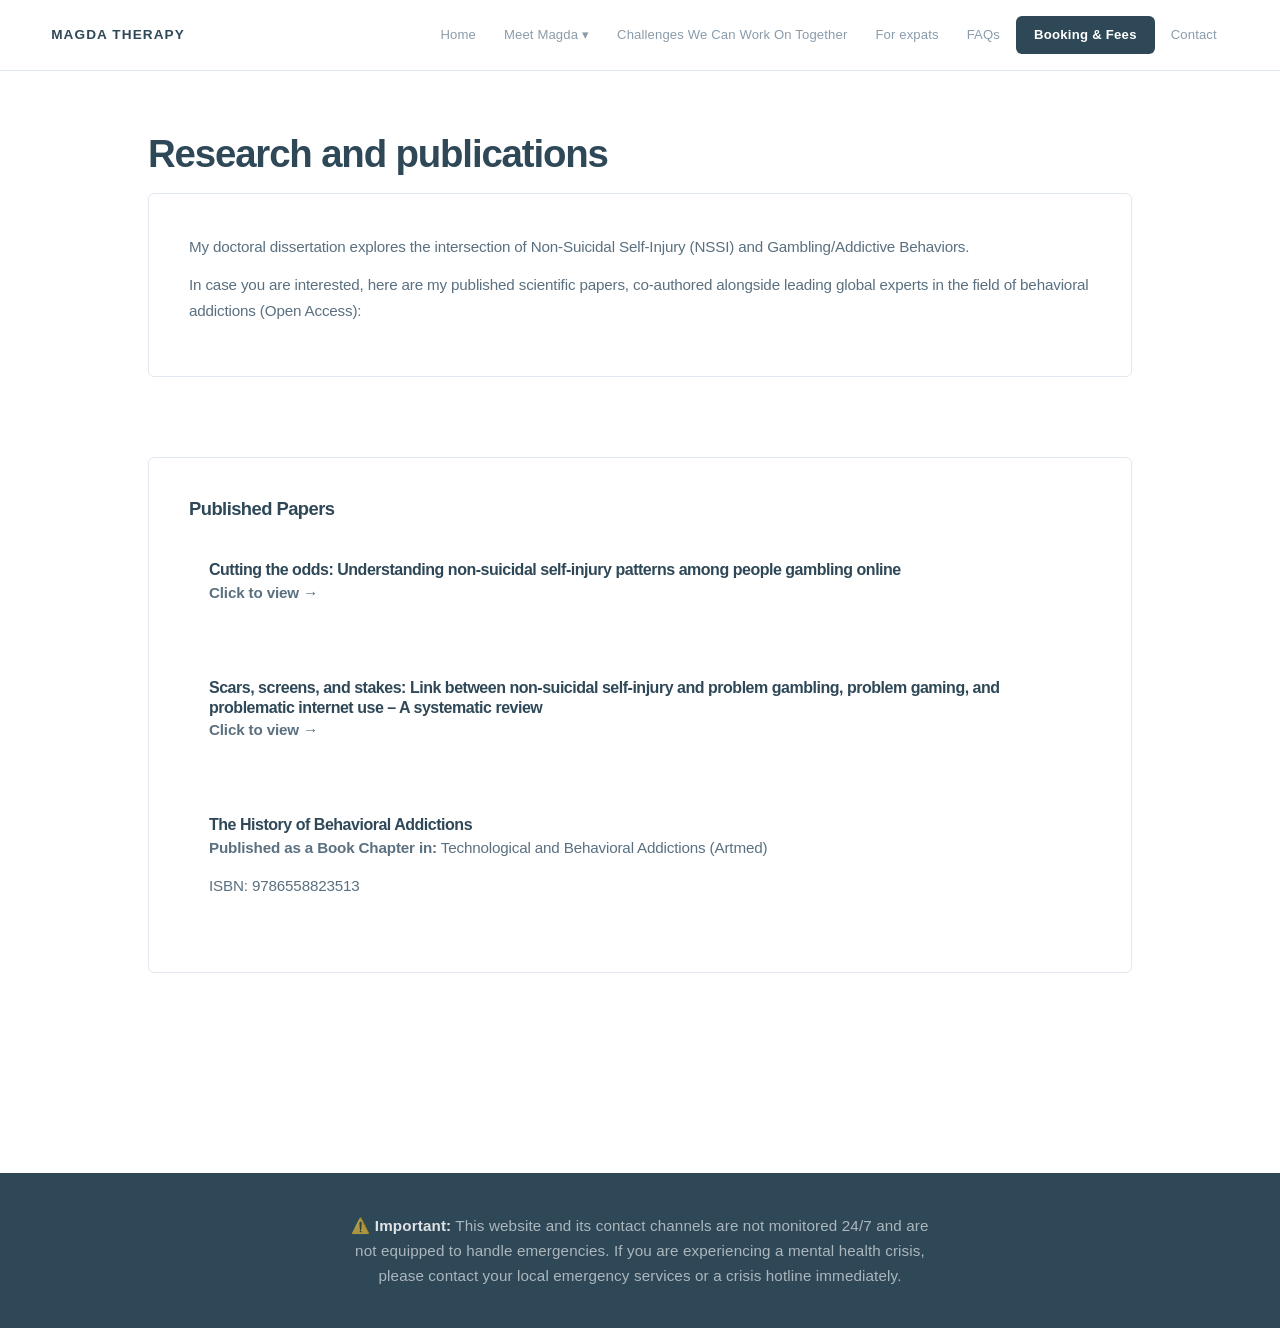
<file: research.html>
<!DOCTYPE html>
<html lang="en">
<head>
    <meta charset="UTF-8">
    <meta name="viewport" content="width=device-width, initial-scale=1.0">
    <meta http-equiv="Content-Security-Policy" content="default-src 'self'; script-src 'self'; style-src 'self' https://fonts.googleapis.com 'unsafe-inline'; font-src https://fonts.gstatic.com; img-src 'self' data:; connect-src 'self'">
    <title>Research and publications - Magda Therapy</title>

    <link href="https://fonts.googleapis.com/css2?family=Inter:wght@400;500;600;700&display=swap" rel="stylesheet">

    <link rel="stylesheet" href="style.css">
</head>
<body>

    <nav>
        <div class="logo"><strong>Magda</strong> Therapy</div>
        <div class="menu">
            <a href="index.html" class="nav-link" data-page="index">Home</a>
            <div class="dropdown">
                <span class="dropdown-trigger">Meet Magda ▾</span>
                <div class="dropdown-content">
                    <a href="who-am-i.html" class="nav-link" data-page="who-am-i">Who am I and how do we work</a>
                    <a href="off-the-clock.html" class="nav-link" data-page="off-the-clock">Off the clock</a>
                    <a href="education.html" class="nav-link" data-page="education">Education & training</a>
                    <a href="research.html" class="nav-link" data-page="research">Research and publications</a>
                </div>
            </div>
            <a href="focus.html" class="nav-link" data-page="focus">Challenges We Can Work On Together</a>
            <a href="expats.html" class="nav-link" data-page="expats">For expats</a>
            <a href="faqs.html" class="nav-link" data-page="faqs">FAQs</a>
            <a href="booking.html" class="nav-link" data-page="booking">Booking & Fees</a>
            <a href="contact.html" class="nav-link" data-page="contact">Contact</a>
        </div>
    </nav>

    <main id="main-content">
        <div class="container">
            <h2>Research and publications</h2>
            
            <div class="card">
                <p>My doctoral dissertation explores the intersection of Non-Suicidal Self-Injury (NSSI) and Gambling/Addictive Behaviors.</p>
                
                <p>In case you are interested, here are my published scientific papers, co-authored alongside leading global experts in the field of behavioral addictions (Open Access):</p>
            </div>

            <div class="card" style="margin-top: 40px;">
                <h3 style="margin-top: 0;">Published Papers</h3>
                
                <div style="padding: 20px; background: var(--bg-primary); border-radius: 8px; margin-top: 20px; border-left: 4px solid var(--accent);">
                    <h4 style="color: var(--text-primary); margin-top: 0;">Cutting the odds: Understanding non-suicidal self-injury patterns among people gambling online</h4>
                    <p><a href="https://doi.org/10.1016/j.comppsych.2026.152686" target="_blank" rel="noopener noreferrer" style="color: var(--accent); font-weight: 600;">Click to view →</a></p>
                </div>

                <div style="padding: 20px; background: var(--bg-primary); border-radius: 8px; margin-top: 20px; border-left: 4px solid var(--accent);">
                    <h4 style="color: var(--text-primary); margin-top: 0;">Scars, screens, and stakes: Link between non-suicidal self-injury and problem gambling, problem gaming, and problematic internet use – A systematic review</h4>
                    <p><a href="https://doi.org/10.1556/2006.2025.00079" target="_blank" rel="noopener noreferrer" style="color: var(--accent); font-weight: 600;">Click to view →</a></p>
                </div>

                <div style="padding: 20px; background: var(--bg-primary); border-radius: 8px; margin-top: 20px; border-left: 4px solid var(--accent);">
                    <h4 style="color: var(--text-primary); margin-top: 0;">The History of Behavioral Addictions</h4>
                    <p><strong>Published as a Book Chapter in:</strong> Technological and Behavioral Addictions (Artmed)</p>
                    <p>ISBN: 9786558823513</p>
                </div>
            </div>
        </div>
    </main>

    <footer>
        <p>⚠️ <strong>Important:</strong> This website and its contact channels are not monitored 24/7 and are not equipped to handle emergencies. If you are experiencing a mental health crisis, please contact your local emergency services or a crisis hotline immediately.</p>
    </footer>

    <script src="utils.js"></script>
    <script src="dropdown.js"></script>
</body>
</html>
</file>
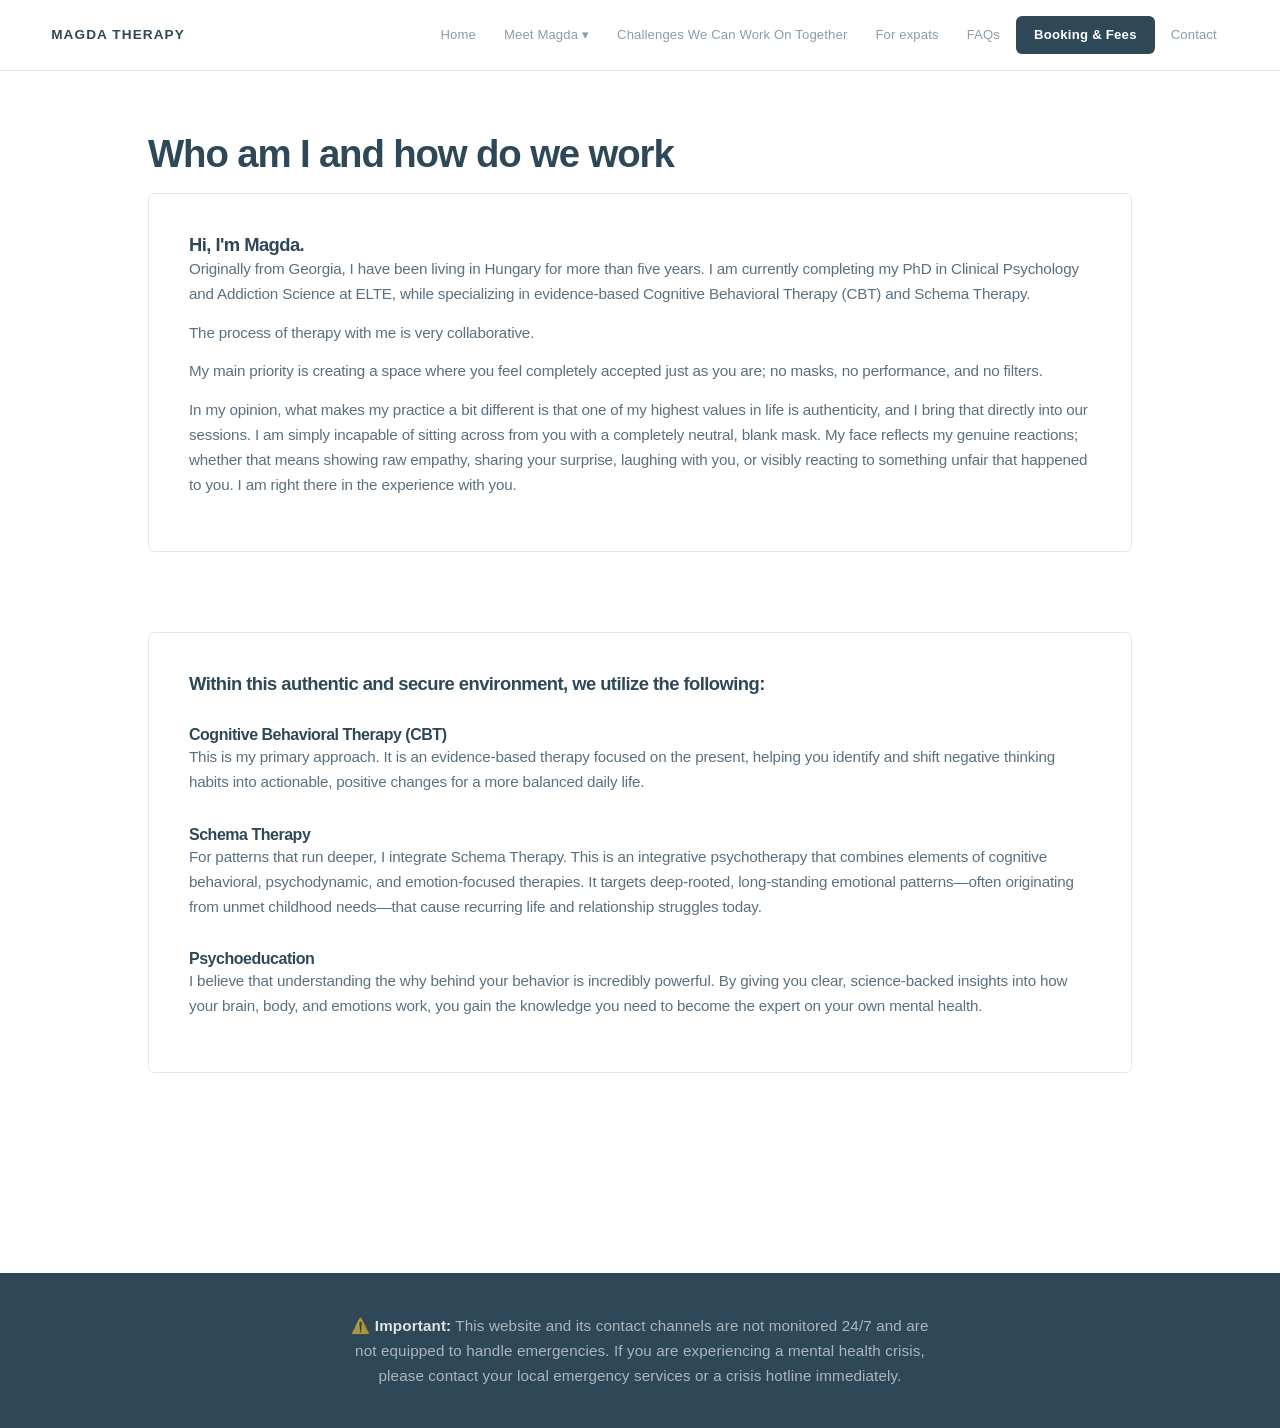
<file: who-am-i.html>
<!DOCTYPE html>
<html lang="en">
<head>
    <meta charset="UTF-8">
    <meta name="viewport" content="width=device-width, initial-scale=1.0">
    <meta http-equiv="Content-Security-Policy" content="default-src 'self'; script-src 'self'; style-src 'self' https://fonts.googleapis.com 'unsafe-inline'; font-src https://fonts.gstatic.com; img-src 'self' data:; connect-src 'self'">
    <title>Who am I and how do we work - Magda Therapy</title>

    <link href="https://fonts.googleapis.com/css2?family=Inter:wght@400;500;600;700&display=swap" rel="stylesheet">

    <link rel="stylesheet" href="style.css">
</head>
<body>

    <nav>
        <div class="logo"><strong>Magda</strong> Therapy</div>
        <div class="menu">
            <a href="index.html" class="nav-link" data-page="index">Home</a>
            <div class="dropdown">
                <span class="dropdown-trigger">Meet Magda ▾</span>
                <div class="dropdown-content">
                    <a href="who-am-i.html" class="nav-link" data-page="who-am-i">Who am I and how do we work</a>
                    <a href="off-the-clock.html" class="nav-link" data-page="off-the-clock">Off the clock</a>
                    <a href="education.html" class="nav-link" data-page="education">Education & training</a>
                    <a href="research.html" class="nav-link" data-page="research">Research and publications</a>
                </div>
            </div>
            <a href="focus.html" class="nav-link" data-page="focus">Challenges We Can Work On Together</a>
            <a href="expats.html" class="nav-link" data-page="expats">For expats</a>
            <a href="faqs.html" class="nav-link" data-page="faqs">FAQs</a>
            <a href="booking.html" class="nav-link" data-page="booking">Booking & Fees</a>
            <a href="contact.html" class="nav-link" data-page="contact">Contact</a>
        </div>
    </nav>

    <main id="main-content">
        <div class="container">
            <h2>Who am I and how do we work</h2>
            
            <div class="card">
                <h3>Hi, I'm Magda.</h3>
                <p>Originally from Georgia, I have been living in Hungary for more than five years. I am currently completing my PhD in Clinical Psychology and Addiction Science at ELTE, while specializing in evidence-based Cognitive Behavioral Therapy (CBT) and Schema Therapy.</p>
                
                <p>The process of therapy with me is very collaborative.</p>
                
                <p>My main priority is creating a space where you feel completely accepted just as you are; no masks, no performance, and no filters.</p>
                
                <p>In my opinion, what makes my practice a bit different is that one of my highest values in life is authenticity, and I bring that directly into our sessions. I am simply incapable of sitting across from you with a completely neutral, blank mask. My face reflects my genuine reactions; whether that means showing raw empathy, sharing your surprise, laughing with you, or visibly reacting to something unfair that happened to you. I am right there in the experience with you.</p>
            </div>

            <div class="card" style="margin-top: 40px;">
                <h3>Within this authentic and secure environment, we utilize the following:</h3>
                
                <h4 style="color: var(--accent); margin-top: 30px;">Cognitive Behavioral Therapy (CBT)</h4>
                <p>This is my primary approach. It is an evidence-based therapy focused on the present, helping you identify and shift negative thinking habits into actionable, positive changes for a more balanced daily life.</p>
                
                <h4 style="color: var(--accent); margin-top: 30px;">Schema Therapy</h4>
                <p>For patterns that run deeper, I integrate Schema Therapy. This is an integrative psychotherapy that combines elements of cognitive behavioral, psychodynamic, and emotion-focused therapies. It targets deep-rooted, long-standing emotional patterns—often originating from unmet childhood needs—that cause recurring life and relationship struggles today.</p>
                
                <h4 style="color: var(--accent); margin-top: 30px;">Psychoeducation</h4>
                <p>I believe that understanding the why behind your behavior is incredibly powerful. By giving you clear, science-backed insights into how your brain, body, and emotions work, you gain the knowledge you need to become the expert on your own mental health.</p>
            </div>
        </div>
    </main>

    <footer>
        <p>⚠️ <strong>Important:</strong> This website and its contact channels are not monitored 24/7 and are not equipped to handle emergencies. If you are experiencing a mental health crisis, please contact your local emergency services or a crisis hotline immediately.</p>
    </footer>

    <script src="utils.js"></script>
    <script src="dropdown.js"></script>
</body>
</html>
</file>
<file: style.css>
/* ============================================================================
   CBT SPECIALIST — HIGH-END EDITORIAL DESIGN
   Palette: Ice & Butter
   Deep Navy #2F4858 · Clean White #DCEEFF · Soft Cobalt #7DA7D9
   Butter Yellow #FFF7CC · Ice Blue #E8F4FD
   ============================================================================ */

:root {
    --navy: #2F4858;
    --navy-light: #3D5A6E;
    --cobalt: #7DA7D9;
    --cobalt-muted: #9BBDE3;
    --butter: #FFF7CC;
    --butter-dark: #F5EBB0;
    --ice: #E8F4FD;
    --ice-deep: #DCEEFF;
    --white: #FFFFFF;
    --off-white: #FAFCFE;
    --gray-100: #F4F7FA;
    --gray-200: #E8ECF0;
    --gray-300: #D1D8E0;
    --gray-400: #9BA8B4;
    --gray-500: #6B7C8A;
    --text: #2F4858;
    --text-secondary: #5A7080;
    --text-muted: #8A9CAB;
    --border: #E2E8F0;
    --radius: 6px;
    --transition: 0.2s ease;
    --max-width: 1080px;
    --error: #C53030;
    --error-bg: #FFF5F5;
    --success: #276749;
    --success-bg: #F0FFF4;
}

/* ============================================================================
   RESET
   ============================================================================ */

*, *::before, *::after {
    box-sizing: border-box;
    margin: 0;
    padding: 0;
}

html {
    scroll-behavior: smooth;
    -webkit-font-smoothing: antialiased;
    -moz-osx-font-smoothing: grayscale;
    font-size: 16px;
}

body {
    font-family: 'Inter', -apple-system, BlinkMacSystemFont, 'Segoe UI', sans-serif;
    background: var(--white);
    color: var(--text);
    line-height: 1.65;
    font-weight: 400;
    letter-spacing: -0.01em;
}

img { max-width: 100%; height: auto; display: block; }

a {
    color: var(--cobalt);
    text-decoration: none;
    transition: color var(--transition);
}
a:hover { color: var(--navy); }

/* ============================================================================
   TYPOGRAPHY — Editorial, Confident
   ============================================================================ */

h1, h2, h3, h4, h5, h6 {
    font-family: 'Inter', sans-serif;
    color: var(--navy);
    font-weight: 700;
    line-height: 1.2;
    letter-spacing: -0.03em;
}

h1 { font-size: clamp(2.8rem, 5.5vw, 4.2rem); }
h2 { font-size: clamp(1.6rem, 3vw, 2.4rem); margin-bottom: 16px; }
h3 { font-size: 1.15rem; font-weight: 600; color: var(--navy); }

p {
    color: var(--text-secondary);
    margin-bottom: 0.9em;
    font-size: 0.95rem;
}

/* ============================================================================
   LAYOUT
   ============================================================================ */

.container {
    max-width: var(--max-width);
    margin: 0 auto;
    padding: 0 clamp(24px, 4vw, 48px);
}

main {
    min-height: 100vh;
    padding-top: 60px;
    padding-bottom: 120px;
}

section, .card, .services-section, .session-info-card {
    margin-bottom: 80px;
}

/* ============================================================================
   NAVIGATION — Minimal, Confident
   ============================================================================ */

nav {
    display: flex;
    justify-content: space-between;
    align-items: center;
    padding: 16px clamp(24px, 4vw, 6%);
    background: var(--white);
    border-bottom: 1px solid var(--border);
    position: sticky;
    top: 0;
    z-index: 1000;
}

nav .logo {
    font-size: 1.1rem;
    font-weight: 700;
    color: var(--navy);
    letter-spacing: -0.04em;
    text-transform: uppercase;
    font-size: 0.85rem;
    letter-spacing: 0.08em;
}

nav .logo strong {
    color: var(--navy);
}

nav .menu {
    display: flex;
    gap: 4px;
    list-style: none;
    align-items: center;
}

nav a, .dropdown-trigger {
    color: var(--text-muted);
    text-decoration: none;
    font-weight: 500;
    font-size: 0.82rem;
    letter-spacing: 0.01em;
    cursor: pointer;
    padding: 8px 12px;
    border-radius: var(--radius);
    transition: all var(--transition);
}

nav a:hover, nav a.active, .dropdown-trigger:hover {
    color: var(--navy);
    background: var(--gray-100);
}

nav a.active {
    color: var(--navy);
    font-weight: 600;
}

/* Booking CTA in nav */
nav a[href="booking.html"] {
    background: var(--navy);
    color: var(--white);
    font-weight: 600;
    padding: 8px 18px;
    border-radius: var(--radius);
    letter-spacing: 0.02em;
    transition: all var(--transition);
}

nav a[href="booking.html"]:hover {
    background: var(--navy-light);
    transform: translateY(-1px);
}

/* Dropdown */
.dropdown {
    position: relative;
    display: flex;
    align-items: center;
}

.dropdown-trigger {
    display: flex;
    align-items: center;
    gap: 4px;
}

.dropdown-content {
    display: none;
    position: absolute;
    background: var(--white);
    min-width: 230px;
    box-shadow: 0 8px 32px rgba(47, 72, 88, 0.12);
    border: 1px solid var(--border);
    border-radius: var(--radius);
    padding: 6px;
    top: calc(100% + 6px);
    left: 50%;
    transform: translateX(-50%);
    z-index: 100;
}

.dropdown-content a {
    color: var(--text-secondary);
    padding: 10px 14px;
    display: block;
    border-radius: 4px;
    font-size: 0.85rem;
    transition: all 0.15s ease;
}

.dropdown-content a:hover {
    background: var(--gray-100);
    color: var(--navy);
}

.dropdown:hover .dropdown-content {
    display: block;
}

/* ============================================================================
   HERO — Editorial, Asymmetric
   ============================================================================ */

.header-intro {
    text-align: center;
    padding: 48px 32px;
    background: var(--ice);
    border-radius: var(--radius);
    margin-bottom: 48px;
    border: 1px solid var(--border);
}

.header-intro-title {
    font-size: clamp(1.2rem, 2.5vw, 1.6rem);
    font-weight: 500;
    color: var(--text-secondary);
    line-height: 1.6;
    max-width: 640px;
    margin: 0 auto;
    letter-spacing: -0.01em;
}

.hero {
    padding: 56px 48px;
    background: var(--off-white);
    border-radius: var(--radius);
    border: 1px solid var(--border);
    display: flex;
    align-items: center;
    position: relative;
    overflow: hidden;
    min-height: auto;
}

.hero::before,
.hero::after {
    display: none;
}

.hero-content {
    display: grid;
    grid-template-columns: 280px 1fr;
    gap: 56px;
    align-items: center;
    width: 100%;
}

.hero-left {
    display: flex;
    justify-content: center;
}

.hero-photo {
    width: 100%;
    max-width: 280px;
    border-radius: var(--radius);
    object-fit: cover;
    aspect-ratio: 3/4;
    filter: grayscale(5%);
}

.hero-right h1 {
    margin-bottom: 16px;
    color: var(--navy);
}

.hero-right h2 {
    font-family: 'Inter', sans-serif;
    font-size: 0.95rem;
    font-weight: 400;
    color: var(--text-secondary);
    line-height: 1.75;
    margin-bottom: 32px;
    letter-spacing: -0.005em;
}

.highlight-text {
    color: var(--cobalt);
    font-weight: 600;
    font-style: normal;
}

/* ============================================================================
   BUTTONS — Clean, Sharp
   ============================================================================ */

.btn, button[type="submit"] {
    display: inline-flex;
    align-items: center;
    justify-content: center;
    gap: 8px;
    background: var(--navy);
    color: var(--white);
    padding: 12px 28px;
    text-decoration: none;
    border-radius: var(--radius);
    font-weight: 600;
    font-size: 0.85rem;
    letter-spacing: 0.02em;
    border: none;
    cursor: pointer;
    font-family: 'Inter', sans-serif;
    transition: all var(--transition);
}

.btn:hover, button[type="submit"]:hover {
    background: var(--navy-light);
    transform: translateY(-1px);
    box-shadow: 0 4px 12px rgba(47, 72, 88, 0.15);
    color: var(--white);
}

.btn:active, button[type="submit"]:active {
    transform: translateY(0);
}

.btn:focus-visible, button[type="submit"]:focus-visible {
    outline: 2px solid var(--cobalt);
    outline-offset: 3px;
}

.btn:disabled, button[type="submit"]:disabled {
    opacity: 0.5;
    cursor: not-allowed;
    transform: none;
}

.btn-dismiss {
    background: transparent;
    color: var(--text-secondary);
    border: 1.5px solid var(--border);
    box-shadow: none;
    padding: 11px 24px;
    border-radius: var(--radius);
    font-weight: 600;
    font-size: 0.85rem;
    cursor: pointer;
    font-family: 'Inter', sans-serif;
    transition: all var(--transition);
    letter-spacing: 0.02em;
}

.btn-dismiss:hover {
    border-color: var(--navy);
    color: var(--navy);
    background: var(--gray-100);
}

/* ============================================================================
   CARDS — Flat, Structured
   ============================================================================ */

.card {
    background: var(--white);
    padding: 40px;
    border-radius: var(--radius);
    border: 1px solid var(--border);
    transition: border-color var(--transition);
}

.card:hover {
    border-color: var(--gray-300);
}

.card::before {
    display: none;
}

/* ============================================================================
   SERVICES / APPROACH
   ============================================================================ */

.services-section {
    background: var(--white);
    padding: 48px;
    border-radius: var(--radius);
    border: 1px solid var(--border);
}

.services-section h2 {
    text-align: left;
    margin-bottom: 40px;
    padding-bottom: 16px;
    border-bottom: 1px solid var(--border);
}

.services-section h2::after {
    display: none;
}

.services-grid {
    display: grid;
    grid-template-columns: repeat(3, 1fr);
    gap: 1px;
    background: var(--border);
    border-radius: var(--radius);
    overflow: hidden;
}

.service-block {
    background: var(--white);
    padding: 32px 28px;
    text-align: left;
    transition: background var(--transition);
    position: relative;
    border-radius: 0;
    border: none;
}

.service-block::before {
    display: none;
}

.service-block:hover {
    background: var(--ice);
}

.service-icon {
    margin-bottom: 16px;
    display: inline-block;
}

.icon-svg {
    width: 36px;
    height: 36px;
    color: var(--cobalt);
    stroke-width: 2;
    transition: color var(--transition);
}

.service-block:hover .icon-svg {
    color: var(--navy);
}

.service-block h3 {
    font-size: 1rem;
    font-weight: 700;
    color: var(--navy);
    margin: 8px 0 12px;
    letter-spacing: -0.02em;
}

.service-block p {
    color: var(--text-secondary);
    font-size: 0.88rem;
    line-height: 1.65;
    text-align: left;
    margin: 0;
}

/* Coming Soon Badge */
.coming-soon-badge {
    display: inline-block;
    background: var(--butter);
    color: var(--navy);
    font-size: 0.65rem;
    font-weight: 700;
    padding: 2px 8px;
    border-radius: 3px;
    margin-left: 8px;
    text-transform: uppercase;
    letter-spacing: 0.06em;
}

/* Session Info */
.session-info-card {
    background: var(--white);
    padding: 40px;
    border-radius: var(--radius);
    border: 1px solid var(--border);
}

.session-info-card h2 {
    margin-bottom: 24px;
    padding-bottom: 16px;
    border-bottom: 1px solid var(--border);
}

.session-info-card h3 {
    color: var(--navy) !important;
    font-size: 0.95rem;
    margin-top: 0 !important;
}

/* ============================================================================
   BOOKING
   ============================================================================ */

.booking-highlight {
    background: var(--navy);
    color: var(--white);
    padding: 56px 48px;
    border-radius: var(--radius);
    text-align: center;
    margin-bottom: 40px;
}

.booking-highlight::before {
    display: none;
}

.booking-highlight h2 {
    color: var(--white);
    margin-bottom: 12px;
    font-size: clamp(1.6rem, 3vw, 2.2rem);
}

.booking-highlight h2::after {
    display: none;
}

.booking-highlight p {
    font-size: 0.95rem;
    color: rgba(255, 255, 255, 0.7);
    max-width: 480px;
    margin: 0 auto;
    line-height: 1.65;
}

/* ============================================================================
   FAQ DISCLAIMER
   ============================================================================ */

.faq-disclaimer {
    background: var(--butter);
    border: 1px solid var(--butter-dark);
    border-radius: var(--radius);
    padding: 28px 32px;
    margin-bottom: 32px;
    text-align: center;
}

.faq-disclaimer-content p {
    font-size: 0.92rem;
    color: var(--text);
    margin: 0 0 16px;
}

.faq-disclaimer-actions {
    display: flex;
    gap: 10px;
    justify-content: center;
    flex-wrap: wrap;
}

.faq-disclaimer.hidden {
    display: none;
}

/* ============================================================================
   FORMS — Refined
   ============================================================================ */

form {
    background: var(--off-white);
    padding: 40px;
    border-radius: var(--radius);
    border: 1px solid var(--border);
}

label {
    display: block;
    margin-top: 20px;
    margin-bottom: 5px;
    font-weight: 600;
    color: var(--navy);
    font-size: 0.82rem;
    letter-spacing: 0.02em;
    text-transform: uppercase;
}

input, select, textarea {
    width: 100%;
    padding: 12px 14px;
    border: 1.5px solid var(--border);
    border-radius: var(--radius);
    font-size: 0.92rem;
    font-family: 'Inter', sans-serif;
    background: var(--white);
    color: var(--text);
    transition: all var(--transition);
    box-sizing: border-box;
}

input:focus, select:focus, textarea:focus {
    outline: none;
    border-color: var(--cobalt);
    box-shadow: 0 0 0 3px rgba(125, 167, 217, 0.12);
}

input::placeholder, textarea::placeholder {
    color: var(--text-muted);
}

.form-helper {
    font-size: 0.78rem;
    display: block;
    margin-top: 4px;
    color: var(--text-muted);
    min-height: 1.1rem;
}

.form-field-valid { border-color: var(--success) !important; }
.form-field-valid-helper { color: var(--success) !important; }
.form-field-invalid { border-color: var(--error) !important; }
.form-field-invalid-helper { color: var(--error) !important; }

/* ============================================================================
   FAQ — Clean Accordion
   ============================================================================ */

.faq-block {
    margin-bottom: 8px;
}

.faq-toggle {
    width: 100%;
    text-align: left;
    background: var(--white);
    border: 1.5px solid var(--border);
    padding: 16px 20px;
    font-size: 0.92rem;
    font-weight: 600;
    font-family: 'Inter', sans-serif;
    color: var(--navy);
    cursor: pointer;
    border-radius: var(--radius);
    display: flex;
    justify-content: space-between;
    align-items: center;
    transition: all var(--transition);
    letter-spacing: -0.01em;
}

.faq-toggle:hover {
    border-color: var(--cobalt);
    background: var(--ice);
}

.faq-answer {
    display: none;
    background: var(--off-white);
    border-radius: 0 0 var(--radius) var(--radius);
    border: 1.5px solid var(--border);
    border-top: none;
    padding: 18px 20px;
    color: var(--text-secondary);
    font-size: 0.9rem;
    line-height: 1.7;
}

.faq-block.active .faq-answer {
    display: block;
}

.faq-block.active .faq-toggle {
    border-radius: var(--radius) var(--radius) 0 0;
    border-color: var(--cobalt);
    background: var(--ice);
}

.icon-arrow {
    transition: transform 0.2s ease;
    color: var(--gray-400);
}

.faq-block.active .icon-arrow {
    transform: rotate(180deg);
    color: var(--cobalt);
}

/* ============================================================================
   GRID
   ============================================================================ */

.grid {
    display: grid;
    grid-template-columns: repeat(auto-fit, minmax(280px, 1fr));
    gap: 24px;
}

/* ============================================================================
   AVAILABILITY PICKER
   ============================================================================ */

.availability-section {
    margin-top: 20px;
}

.slots-loading {
    display: flex;
    flex-direction: column;
    align-items: center;
    padding: 40px 20px;
    color: var(--text-muted);
}

.slots-spinner {
    width: 28px;
    height: 28px;
    border: 2.5px solid var(--border);
    border-top-color: var(--cobalt);
    border-radius: 50%;
    animation: spin 0.7s linear infinite;
    margin-bottom: 12px;
}

@keyframes spin { to { transform: rotate(360deg); } }

.slots-loading p { margin: 0; font-size: 0.85rem; }

.slots-error {
    background: var(--error-bg);
    border: 1.5px solid var(--error);
    border-radius: var(--radius);
    padding: 18px;
    text-align: center;
}

.slots-error p { margin: 0 0 10px; color: var(--error); font-weight: 500; font-size: 0.9rem; }

.slots-empty {
    background: var(--gray-100);
    border: 1.5px dashed var(--border);
    border-radius: var(--radius);
    padding: 28px 20px;
    text-align: center;
    color: var(--text-muted);
}

.slots-empty p { margin: 0; font-size: 0.88rem; }
.slots-empty a { color: var(--cobalt); text-decoration: underline; }

/* Date Picker */
.date-picker-container { margin-top: 12px; }

.date-picker {
    display: flex;
    gap: 8px;
    overflow-x: auto;
    padding: 8px 2px;
    -webkit-overflow-scrolling: touch;
    scrollbar-width: thin;
}

.date-picker::-webkit-scrollbar { height: 4px; }
.date-picker::-webkit-scrollbar-track { background: var(--gray-100); border-radius: 2px; }
.date-picker::-webkit-scrollbar-thumb { background: var(--gray-300); border-radius: 2px; }

.date-btn {
    display: flex;
    flex-direction: column;
    align-items: center;
    min-width: 68px;
    padding: 10px 12px;
    background: var(--white);
    border: 1.5px solid var(--border);
    border-radius: var(--radius);
    cursor: pointer;
    transition: all 0.15s ease;
    font-family: 'Inter', sans-serif;
    flex-shrink: 0;
}

.date-btn:hover {
    border-color: var(--cobalt);
    background: var(--ice);
}

.date-btn.selected {
    border-color: var(--navy);
    background: var(--navy);
    color: white;
}

.date-btn-day { font-size: 0.65rem; font-weight: 600; text-transform: uppercase; letter-spacing: 0.05em; color: var(--text-muted); }
.date-btn.selected .date-btn-day { color: rgba(255,255,255,0.7); }
.date-btn-num { font-size: 1.3rem; font-weight: 700; color: var(--navy); line-height: 1.3; }
.date-btn.selected .date-btn-num { color: white; }
.date-btn-month { font-size: 0.65rem; color: var(--text-muted); }
.date-btn.selected .date-btn-month { color: rgba(255,255,255,0.7); }
.date-btn-slots { font-size: 0.6rem; margin-top: 3px; color: var(--cobalt); font-weight: 600; }
.date-btn.selected .date-btn-slots { color: rgba(255,255,255,0.85); }

/* Time Picker */
.time-picker-container { margin-top: 18px; }
.time-picker-label { font-size: 0.85rem; color: var(--text-muted); margin: 0 0 10px; }

.time-picker {
    display: grid;
    grid-template-columns: repeat(auto-fill, minmax(100px, 1fr));
    gap: 8px;
}

.time-btn {
    padding: 10px 12px;
    background: var(--white);
    border: 1.5px solid var(--border);
    border-radius: var(--radius);
    cursor: pointer;
    font-family: 'Inter', sans-serif;
    font-size: 0.85rem;
    font-weight: 500;
    color: var(--text);
    transition: all 0.15s ease;
    text-align: center;
}

.time-btn:hover { border-color: var(--cobalt); background: var(--ice); }
.time-btn.selected { border-color: var(--navy); background: var(--navy); color: white; }

.no-times { color: var(--text-muted); font-style: italic; margin: 0; padding: 8px; font-size: 0.85rem; }

/* Calendar input */
input[type="date"] {
    cursor: pointer;
    background-image: url("data:image/svg+xml;utf8,<svg xmlns='http://www.w3.org/2000/svg' viewBox='0 0 24 24' fill='none' stroke='%237DA7D9' stroke-width='2'><rect x='3' y='4' width='18' height='18' rx='2' ry='2'></rect><line x1='16' y1='2' x2='16' y2='6'></line><line x1='8' y1='2' x2='8' y2='6'></line><line x1='3' y1='10' x2='21' y2='10'></line></svg>");
    background-repeat: no-repeat;
    background-position: right 12px center;
    background-size: 16px;
    padding-right: 36px;
}

input[type="date"]::-webkit-calendar-picker-indicator {
    cursor: pointer;
    opacity: 0;
    position: absolute;
    right: 0;
    width: 100%;
    height: 100%;
}

/* ============================================================================
   FOOTER — Minimal
   ============================================================================ */

footer {
    background: var(--navy);
    padding: 40px clamp(24px, 4vw, 8%);
    font-size: 0.82rem;
    color: rgba(255, 255, 255, 0.6);
    text-align: center;
    letter-spacing: 0.01em;
}

footer strong {
    color: rgba(255, 255, 255, 0.85);
}

footer p {
    color: rgba(255, 255, 255, 0.6);
    max-width: 600px;
    margin: 0 auto;
}

/* ============================================================================
   RESPONSIVE
   ============================================================================ */

@media (max-width: 768px) {
    nav {
        flex-wrap: wrap;
        gap: 10px;
        padding: 12px 16px;
    }

    nav .menu {
        flex-wrap: wrap;
        gap: 4px;
        justify-content: center;
        width: 100%;
    }

    .dropdown-content {
        position: fixed;
        left: 50%;
        transform: translateX(-50%);
        top: auto;
        max-width: 90vw;
        width: 220px;
    }

    .hero { padding: 36px 24px; }

    .hero-content {
        grid-template-columns: 1fr;
        gap: 28px;
        text-align: center;
    }

    .hero-photo {
        max-width: 200px;
        margin: 0 auto;
    }

    .hero-right { text-align: center; }
    .hero-right .btn { margin: 0 auto; }

    main { padding-top: 32px; padding-bottom: 64px; }
    section, .card, .services-section, .session-info-card { margin-bottom: 48px; }

    .services-section,
    .card,
    .session-info-card { padding: 28px 20px; }

    .services-grid {
        grid-template-columns: 1fr;
        gap: 1px;
    }

    form { padding: 24px 18px; }
    .booking-highlight { padding: 36px 24px; }
    .grid { grid-template-columns: 1fr; }
}

@media (max-width: 480px) {
    nav a, .dropdown-trigger { font-size: 0.78rem; padding: 6px 8px; }
    nav a[href="booking.html"] { padding: 7px 14px; font-size: 0.78rem; }
    h1 { font-size: 2.2rem; }
    .btn, button[type="submit"] { padding: 11px 24px; font-size: 0.82rem; width: 100%; }
}

/* ============================================================================
   ACCESSIBILITY
   ============================================================================ */

@media (prefers-reduced-motion: reduce) {
    *, *::before, *::after {
        animation-duration: 0.01ms !important;
        transition-duration: 0.01ms !important;
    }
    html { scroll-behavior: auto; }
}

:focus-visible {
    outline: 2px solid var(--cobalt);
    outline-offset: 3px;
}
</file>
